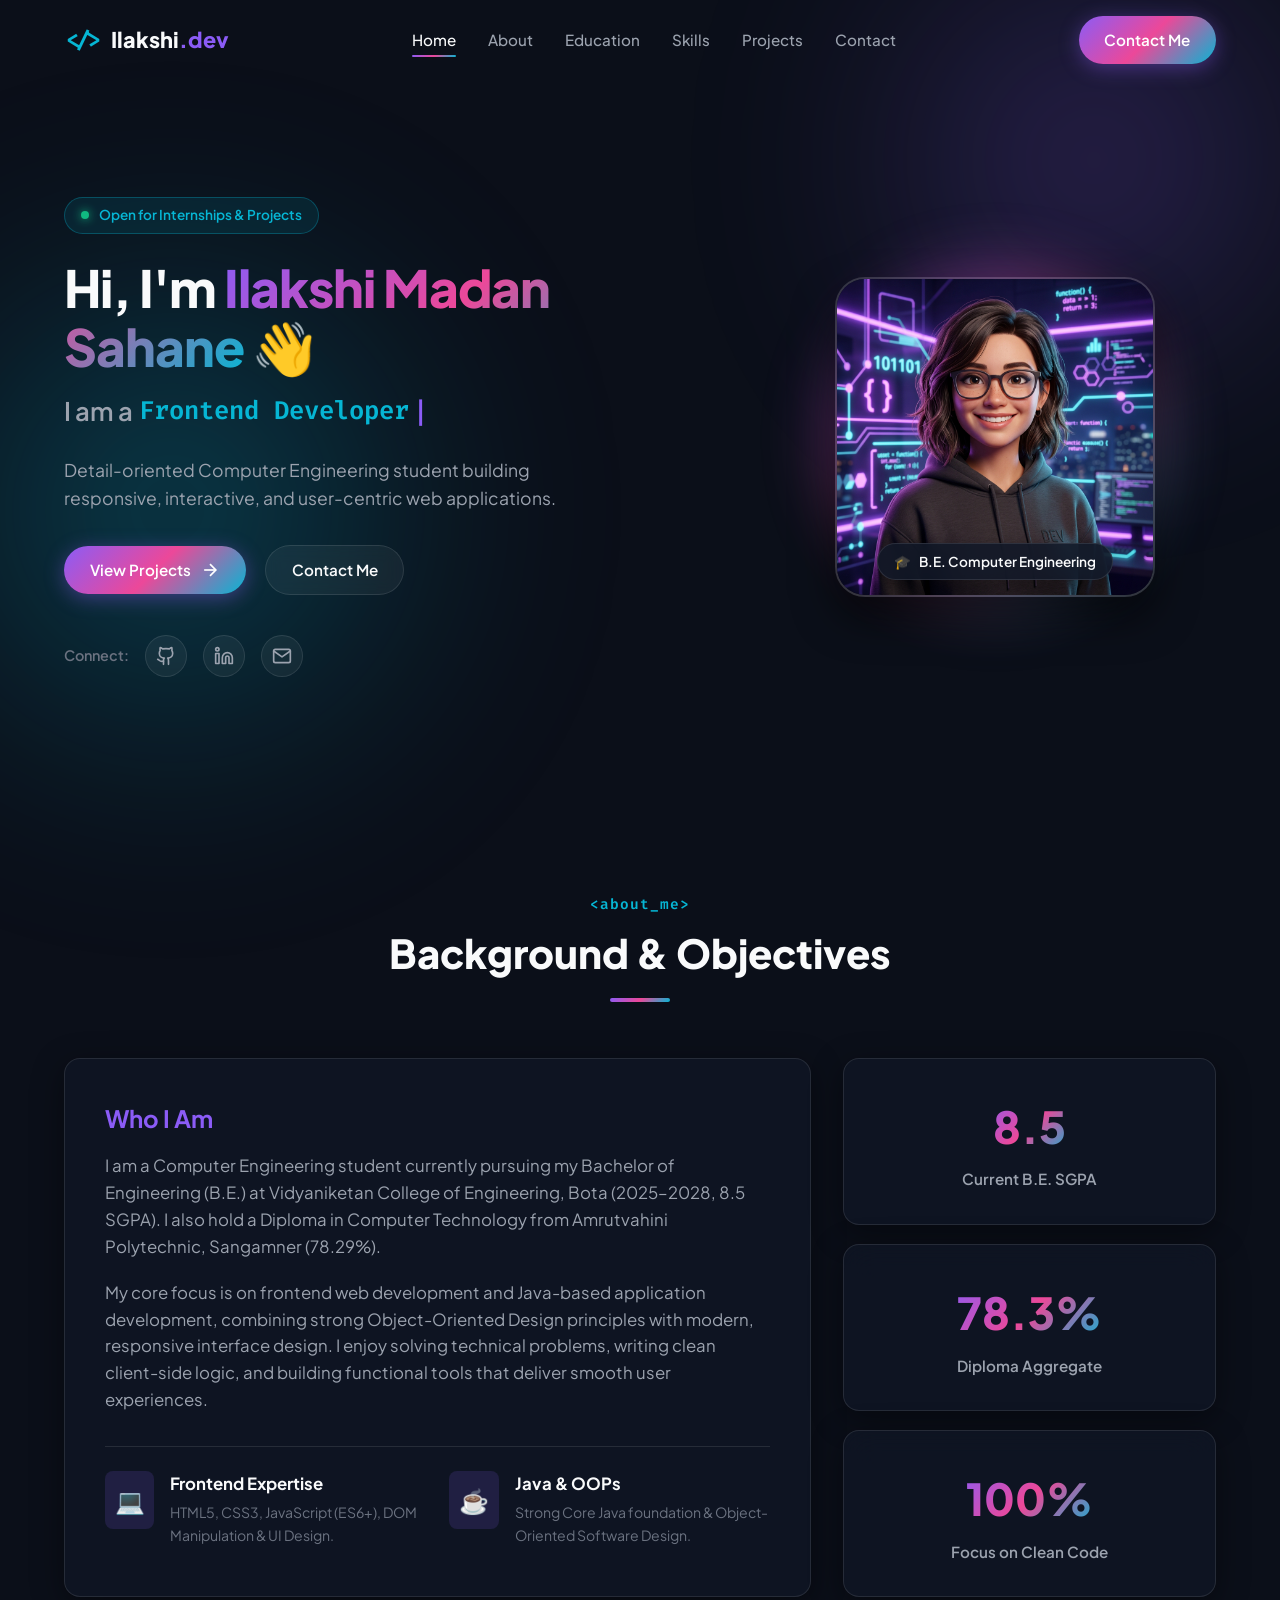
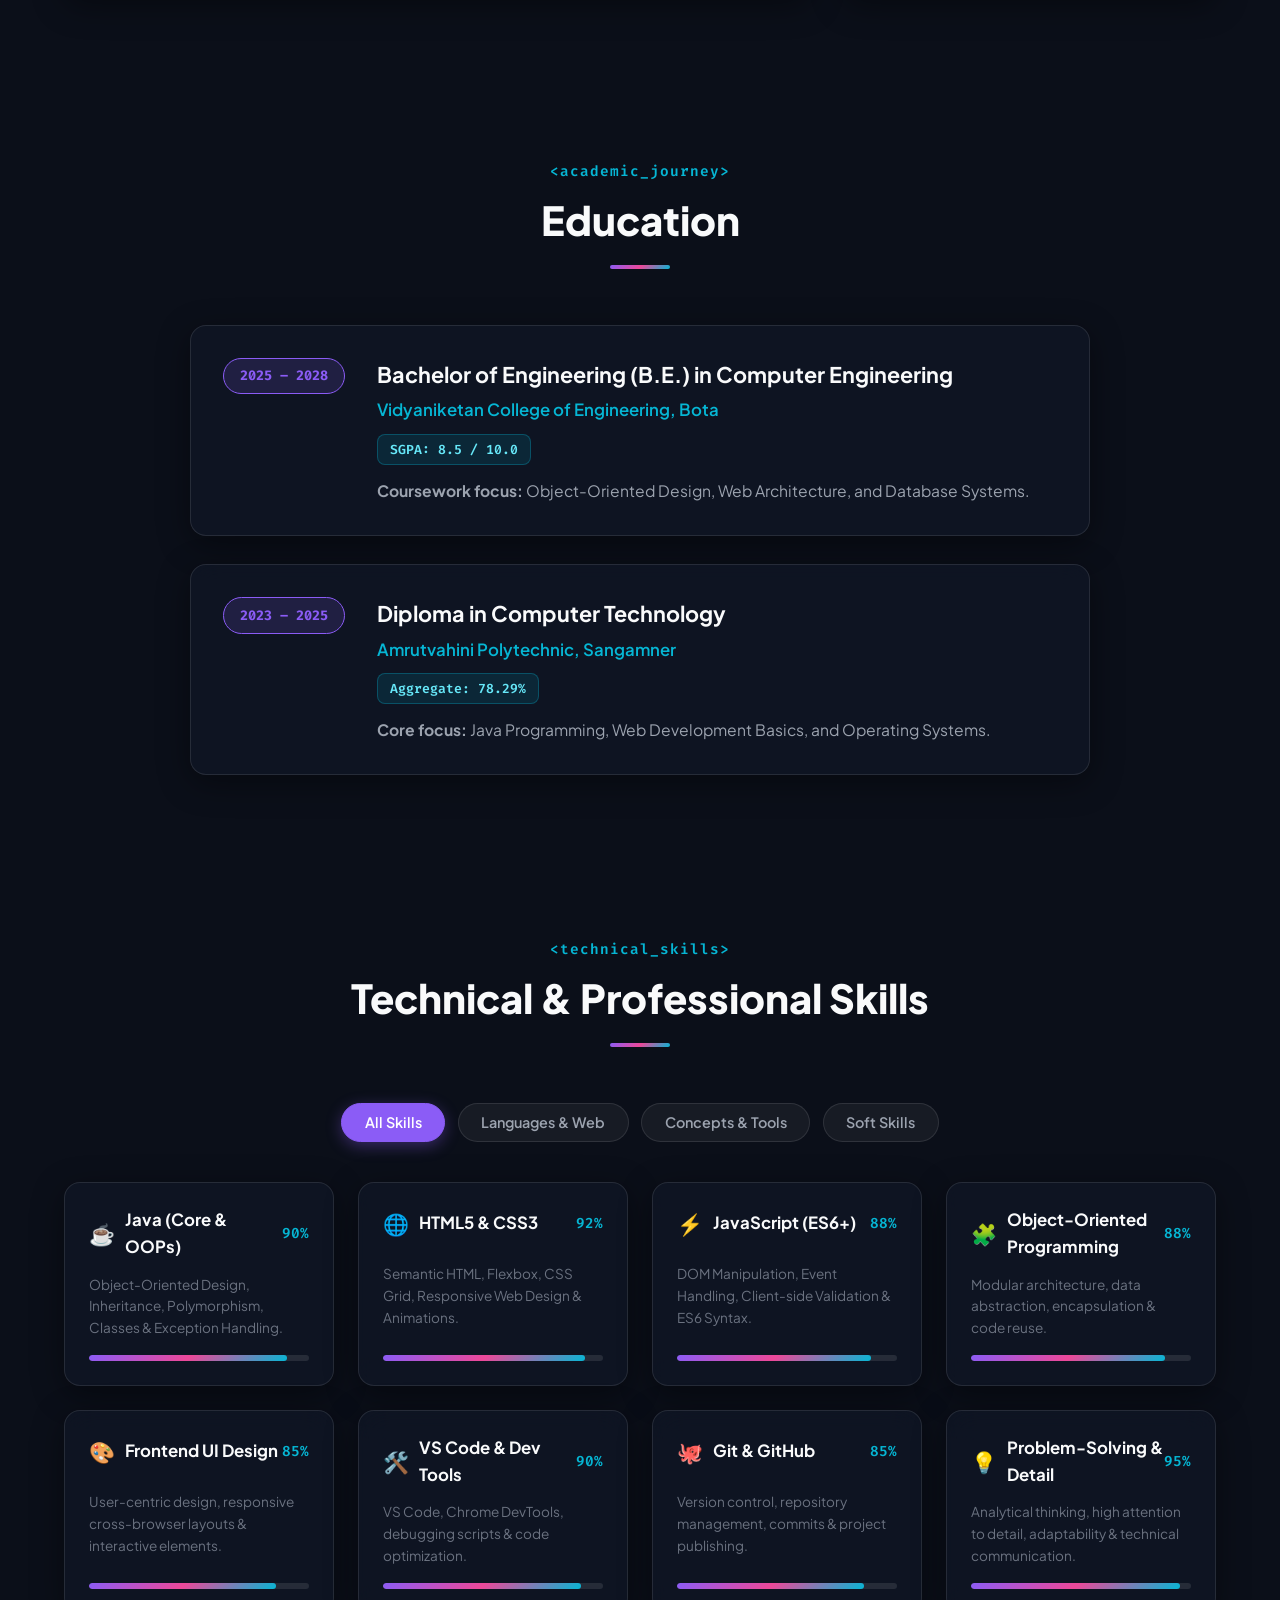
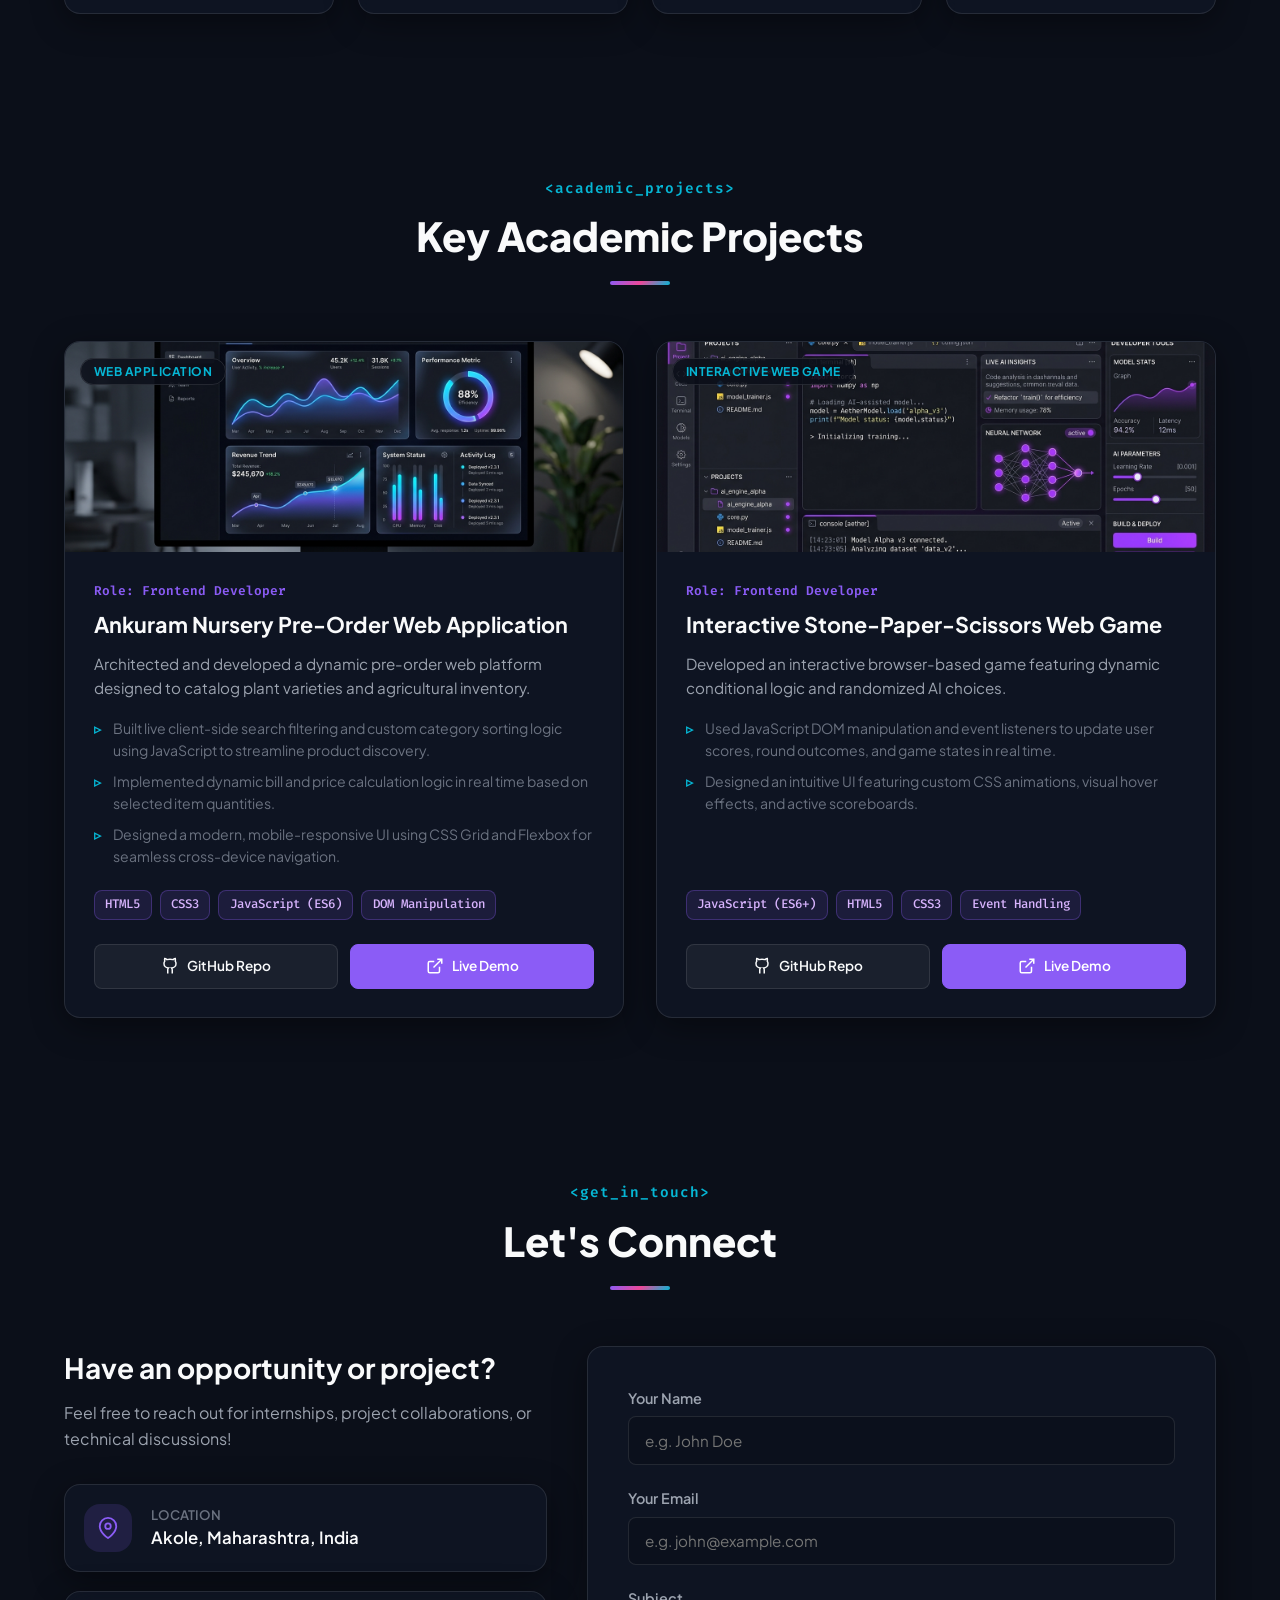
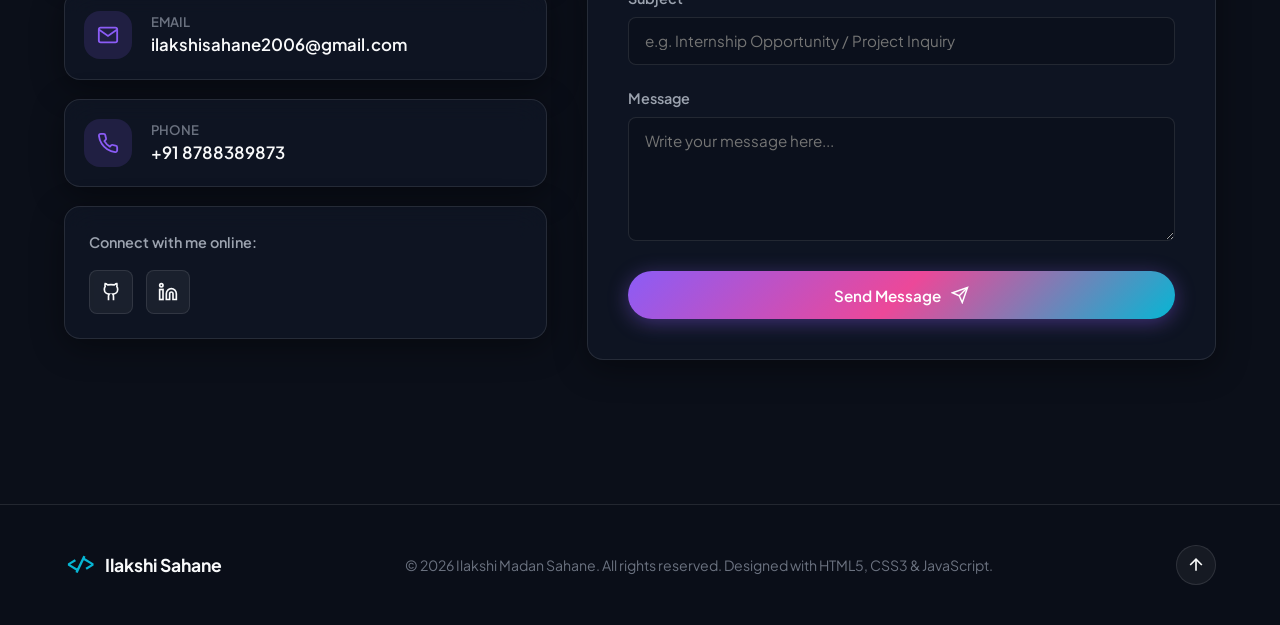
<file: WebDev-L1-PersonalPortfolio/index.html>
<!DOCTYPE html>
<html lang="en">
<head>
  <meta charset="UTF-8">
  <meta name="viewport" content="width=device-width, initial-scale=1.0">
  <meta name="description" content="Personal Portfolio & Digital Résumé of Ilakshi Madan Sahane — Frontend Developer | Java & Web Application Developer.">
  <title>Ilakshi Sahane | Frontend & Java Developer Portfolio</title>
  
  <link rel="preconnect" href="https://fonts.googleapis.com">
  <link rel="preconnect" href="https://fonts.gstatic.com" crossorigin>
  <link href="https://fonts.googleapis.com/css2?family=Fira+Code:wght@400;500;600&family=Plus+Jakarta+Sans:wght@300;400;500;600;700;800&display=swap" rel="stylesheet">
  
  <link rel="stylesheet" href="styles.css">
</head>
<body>

  <div class="bg-glow-orb bg-glow-1"></div>
  <div class="bg-glow-orb bg-glow-2"></div>

  <!-- Header & Navigation Bar -->
  <header class="main-header" id="main-header">
    <div class="header-container">
      <a href="#hero" class="nav-brand-logo" id="brand-logo">
        <span class="logo-symbol">&lt;/&gt;</span>
        <span class="logo-text">Ilakshi<span class="logo-highlight">.dev</span></span>
      </a>

      <nav class="desktop-navigation" id="desktop-nav">
        <ul class="nav-links-list">
          <li><a href="#hero" class="nav-item-link active-link" id="nav-hero">Home</a></li>
          <li><a href="#about" class="nav-item-link" id="nav-about">About</a></li>
          <li><a href="#education" class="nav-item-link" id="nav-education">Education</a></li>
          <li><a href="#skills" class="nav-item-link" id="nav-skills">Skills</a></li>
          <li><a href="#projects" class="nav-item-link" id="nav-projects">Projects</a></li>
          <li><a href="#contact" class="nav-item-link" id="nav-contact">Contact</a></li>
        </ul>
      </nav>

      
      <div class="header-actions">
        <a href="#contact" class="btn-primary header-cta-btn">Contact Me</a>
        <button class="mobile-menu-toggle" id="mobile-menu-toggle" aria-label="Toggle navigation menu">
          <span class="hamburger-bar"></span>
          <span class="hamburger-bar"></span>
          <span class="hamburger-bar"></span>
        </button>
      </div>
    </div>

   
    <div class="mobile-drawer-menu" id="mobile-drawer-menu">
      <ul class="mobile-nav-list">
        <li><a href="#hero" class="mobile-nav-link">Home</a></li>
        <li><a href="#about" class="mobile-nav-link">About</a></li>
        <li><a href="#education" class="mobile-nav-link">Education</a></li>
        <li><a href="#skills" class="mobile-nav-link">Skills</a></li>
        <li><a href="#projects" class="mobile-nav-link">Projects</a></li>
        <li><a href="#contact" class="mobile-nav-link">Contact</a></li>
      </ul>
    </div>
  </header>

  <main>
    <!-- Hero Section -->
    <section class="hero-section" id="hero">
      <div class="section-container hero-grid">
        <!-- Hero Text Content -->
        <div class="hero-text-content">
          <div class="status-badge-container">
            <span class="pulse-indicator"></span>
            <span class="status-badge-text">Open for Internships & Projects</span>
          </div>

          <h1 class="hero-main-title">
            Hi, I'm <span class="hero-name-gradient">Ilakshi Madan Sahane</span> 👋
          </h1>
          
          <h2 class="hero-role-subtitle">
            I am a <span class="typewriter-text" id="typewriter-target">Frontend Developer</span><span class="typewriter-cursor">|</span>
          </h2>

          <p class="hero-description">
            Detail-oriented Computer Engineering student building responsive, interactive, and user-centric web applications.
          </p>

          <div class="hero-cta-group">
            <a href="#projects" class="btn-primary">
              <span>View Projects</span>
              <svg width="20" height="20" viewBox="0 0 24 24" fill="none" stroke="currentColor" stroke-width="2"><line x1="5" y1="12" x2="19" y2="12"></line><polyline points="12 5 19 12 12 19"></polyline></svg>
            </a>
            <a href="#contact" class="btn-secondary">Contact Me</a>
          </div>

          <div class="hero-social-links">
            <span class="social-label">Connect:</span>
            <a href="https://github.com/llakshi-Sahane" target="_blank" rel="noopener" class="social-icon-btn" aria-label="GitHub Profile">
              <svg width="20" height="20" viewBox="0 0 24 24" fill="none" stroke="currentColor" stroke-width="2" stroke-linecap="round" stroke-linejoin="round"><path d="M15 22v-4a4.8 4.8 0 0 0-1-3.5c3 0 6-2 6-5.5.08-1.25-.27-2.48-1-3.5.28-1.15.28-2.35 0-3.5 0 0-1 0-3 1.5-2.64-.5-5.36-.5-8 0C6 2 5 2 5 2c-.3 1.15-.3 2.35 0 3.5A5.403 5.403 0 0 0 4 9c0 3.5 3 5.5 6 5.5-.39.49-.68 1.05-.85 1.65-.17.6-.22 1.23-.15 1.85v4"></path><path d="M9 18c-4.51 2-5-2-7-2"></path></svg>
            </a>
            <a href="https://linkedin.com/in/ilakshi-sahane-0864b72a0" target="_blank" rel="noopener" class="social-icon-btn" aria-label="LinkedIn Profile">
              <svg width="20" height="20" viewBox="0 0 24 24" fill="none" stroke="currentColor" stroke-width="2" stroke-linecap="round" stroke-linejoin="round"><path d="M16 8a6 6 0 0 1 6 6v7h-4v-7a2 2 0 0 0-2-2 2 2 0 0 0-2 2v7h-4v-7a6 6 0 0 1 6-6z"></path><rect x="2" y="9" width="4" height="12"></rect><circle cx="4" cy="4" r="2"></circle></svg>
            </a>
            <a href="mailto:ilakshisahane2006@gmail.com" class="social-icon-btn" aria-label="Send Email">
              <svg width="20" height="20" viewBox="0 0 24 24" fill="none" stroke="currentColor" stroke-width="2" stroke-linecap="round" stroke-linejoin="round"><path d="M4 4h16c1.1 0 2 .9 2 2v12c0 1.1-.9 2-2 2H4c-1.1 0-2-.9-2-2V6c0-1.1.9-2 2-2z"></path><polyline points="22,6 12,13 2,6"></polyline></svg>
            </a>
          </div>
        </div>

        <!-- Hero Avatar Display -->
        <div class="hero-avatar-wrapper">
          <div class="avatar-glow-ring"></div>
          <div class="avatar-card">
            <img src="assets/avatar.jpg" alt="Ilakshi Madan Sahane Profile Avatar" class="avatar-image" id="profile-avatar-img">
            <div class="avatar-card-badge">
              <span class="badge-icon">🎓</span>
              <span class="badge-text">B.E. Computer Engineering</span>
            </div>
          </div>
        </div>
      </div>
    </section>

    <!-- About Me Section -->
    <section class="about-section scroll-reveal" id="about">
      <div class="section-container">
        <div class="section-header">
          <span class="section-tag">&lt;about_me&gt;</span>
          <h2 class="section-title">Background & Objectives</h2>
          <div class="section-title-bar"></div>
        </div>

        <div class="about-grid">
          <div class="about-card-main glass-card">
            <h3 class="about-subtitle">Who I Am</h3>
            <p class="about-paragraph">
              I am a Computer Engineering student currently pursuing my Bachelor of Engineering (B.E.) at Vidyaniketan College of Engineering, Bota (2025–2028, 8.5 SGPA). I also hold a Diploma in Computer Technology from Amrutvahini Polytechnic, Sangamner (78.29%).
            </p>
            <p class="about-paragraph">
              My core focus is on frontend web development and Java-based application development, combining strong Object-Oriented Design principles with modern, responsive interface design. I enjoy solving technical problems, writing clean client-side logic, and building functional tools that deliver smooth user experiences.
            </p>

            <div class="about-key-highlights">
              <div class="highlight-item">
                <span class="highlight-icon">💻</span>
                <div>
                  <h4>Frontend Expertise</h4>
                  <p>HTML5, CSS3, JavaScript (ES6+), DOM Manipulation & UI Design.</p>
                </div>
              </div>
              <div class="highlight-item">
                <span class="highlight-icon">☕</span>
                <div>
                  <h4>Java & OOPs</h4>
                  <p>Strong Core Java foundation & Object-Oriented Software Design.</p>
                </div>
              </div>
            </div>
          </div>

          <!-- Quick Stats & Facts -->
          <div class="about-stats-column">
            <div class="stat-box glass-card">
              <span class="stat-number">8.5</span>
              <span class="stat-label">Current B.E. SGPA</span>
            </div>
            <div class="stat-box glass-card">
              <span class="stat-number">78.3%</span>
              <span class="stat-label">Diploma Aggregate</span>
            </div>
            <div class="stat-box glass-card">
              <span class="stat-number">100%</span>
              <span class="stat-label">Focus on Clean Code</span>
            </div>
          </div>
        </div>
      </div>
    </section>

    <!-- Education Section -->
    <section class="education-section scroll-reveal" id="education">
      <div class="section-container">
        <div class="section-header">
          <span class="section-tag">&lt;academic_journey&gt;</span>
          <h2 class="section-title">Education</h2>
          <div class="section-title-bar"></div>
        </div>

        <div class="education-timeline">
          
          <!-- Education Card 1 -->
          <div class="education-card glass-card">
            <div class="edu-badge">2025 – 2028</div>
            <div class="edu-content">
              <h3 class="edu-degree">Bachelor of Engineering (B.E.) in Computer Engineering</h3>
              <h4 class="edu-institution">Vidyaniketan College of Engineering, Bota</h4>
              <div class="edu-score-chip">SGPA: 8.5 / 10.0</div>
              <p class="edu-description">
                <strong>Coursework focus:</strong> Object-Oriented Design, Web Architecture, and Database Systems.
              </p>
            </div>
          </div>

          <!-- Education Card 2 -->
          <div class="education-card glass-card">
            <div class="edu-badge">2023 – 2025</div>
            <div class="edu-content">
              <h3 class="edu-degree">Diploma in Computer Technology</h3>
              <h4 class="edu-institution">Amrutvahini Polytechnic, Sangamner</h4>
              <div class="edu-score-chip">Aggregate: 78.29%</div>
              <p class="edu-description">
                <strong>Core focus:</strong> Java Programming, Web Development Basics, and Operating Systems.
              </p>
            </div>
          </div>

        </div>
      </div>
    </section>

    <!-- Skills Section -->
    <section class="skills-section scroll-reveal" id="skills">
      <div class="section-container">
        <div class="section-header">
          <span class="section-tag">&lt;technical_skills&gt;</span>
          <h2 class="section-title">Technical & Professional Skills</h2>
          <div class="section-title-bar"></div>
        </div>

        
        <div class="skills-filter-container">
          <button class="filter-tab-btn active-tab" data-filter="all">All Skills</button>
          <button class="filter-tab-btn" data-filter="languages">Languages & Web</button>
          <button class="filter-tab-btn" data-filter="concepts">Concepts & Tools</button>
          <button class="filter-tab-btn" data-filter="softskills">Soft Skills</button>
        </div>

        
        <div class="skills-grid" id="skills-grid">
          
          
          <div class="skill-card glass-card" data-category="languages">
            <div class="skill-header">
              <div class="skill-title-group">
                <span class="skill-tech-icon">☕</span>
                <h3 class="skill-name">Java (Core & OOPs)</h3>
              </div>
              <span class="skill-percentage">90%</span>
            </div>
            <p class="skill-desc">Object-Oriented Design, Inheritance, Polymorphism, Classes & Exception Handling.</p>
            <div class="skill-progress-bar">
              <div class="progress-fill" style="width: 90%;"></div>
            </div>
          </div>

          <div class="skill-card glass-card" data-category="languages">
            <div class="skill-header">
              <div class="skill-title-group">
                <span class="skill-tech-icon">🌐</span>
                <h3 class="skill-name">HTML5 & CSS3</h3>
              </div>
              <span class="skill-percentage">92%</span>
            </div>
            <p class="skill-desc">Semantic HTML, Flexbox, CSS Grid, Responsive Web Design & Animations.</p>
            <div class="skill-progress-bar">
              <div class="progress-fill" style="width: 92%;"></div>
            </div>
          </div>

          <div class="skill-card glass-card" data-category="languages">
            <div class="skill-header">
              <div class="skill-title-group">
                <span class="skill-tech-icon">⚡</span>
                <h3 class="skill-name">JavaScript (ES6+)</h3>
              </div>
              <span class="skill-percentage">88%</span>
            </div>
            <p class="skill-desc">DOM Manipulation, Event Handling, Client-side Validation & ES6 Syntax.</p>
            <div class="skill-progress-bar">
              <div class="progress-fill" style="width: 88%;"></div>
            </div>
          </div>

          
          <div class="skill-card glass-card" data-category="concepts">
            <div class="skill-header">
              <div class="skill-title-group">
                <span class="skill-tech-icon">🧩</span>
                <h3 class="skill-name">Object-Oriented Programming</h3>
              </div>
              <span class="skill-percentage">88%</span>
            </div>
            <p class="skill-desc">Modular architecture, data abstraction, encapsulation & code reuse.</p>
            <div class="skill-progress-bar">
              <div class="progress-fill" style="width: 88%;"></div>
            </div>
          </div>

          <div class="skill-card glass-card" data-category="concepts">
            <div class="skill-header">
              <div class="skill-title-group">
                <span class="skill-tech-icon">🎨</span>
                <h3 class="skill-name">Frontend UI Design</h3>
              </div>
              <span class="skill-percentage">85%</span>
            </div>
            <p class="skill-desc">User-centric design, responsive cross-browser layouts & interactive elements.</p>
            <div class="skill-progress-bar">
              <div class="progress-fill" style="width: 85%;"></div>
            </div>
          </div>

          
          <div class="skill-card glass-card" data-category="concepts">
            <div class="skill-header">
              <div class="skill-title-group">
                <span class="skill-tech-icon">🛠️</span>
                <h3 class="skill-name">VS Code & Dev Tools</h3>
              </div>
              <span class="skill-percentage">90%</span>
            </div>
            <p class="skill-desc">VS Code, Chrome DevTools, debugging scripts & code optimization.</p>
            <div class="skill-progress-bar">
              <div class="progress-fill" style="width: 90%;"></div>
            </div>
          </div>

          <div class="skill-card glass-card" data-category="concepts">
            <div class="skill-header">
              <div class="skill-title-group">
                <span class="skill-tech-icon">🐙</span>
                <h3 class="skill-name">Git & GitHub</h3>
              </div>
              <span class="skill-percentage">85%</span>
            </div>
            <p class="skill-desc">Version control, repository management, commits & project publishing.</p>
            <div class="skill-progress-bar">
              <div class="progress-fill" style="width: 85%;"></div>
            </div>
          </div>

          <!-- Soft Skills -->
          <div class="skill-card glass-card" data-category="softskills">
            <div class="skill-header">
              <div class="skill-title-group">
                <span class="skill-tech-icon">💡</span>
                <h3 class="skill-name">Problem-Solving & Detail</h3>
              </div>
              <span class="skill-percentage">95%</span>
            </div>
            <p class="skill-desc">Analytical thinking, high attention to detail, adaptability & technical communication.</p>
            <div class="skill-progress-bar">
              <div class="progress-fill" style="width: 95%;"></div>
            </div>
          </div>

        </div>
      </div>
    </section>

    <!-- Key Academic Projects Section -->
    <section class="projects-section scroll-reveal" id="projects">
      <div class="section-container">
        <div class="section-header">
          <span class="section-tag">&lt;academic_projects&gt;</span>
          <h2 class="section-title">Key Academic Projects</h2>
          <div class="section-title-bar"></div>
        </div>

        <div class="projects-grid" id="projects-grid">
          
          <!-- Project Card 1 -->
          <article class="project-card glass-card">
            <div class="project-image-container">
              <img src="assets/project1.jpg" alt="Ankuram Nursery Pre-Order Web Application Preview" class="project-image">
              <div class="project-overlay">
                <span class="project-category-badge">Web Application</span>
              </div>
            </div>

            <div class="project-content">
              <div class="project-role-tag">Role: Frontend Developer</div>
              <h3 class="project-title">Ankuram Nursery Pre-Order Web Application</h3>
              <p class="project-description">
                Architected and developed a dynamic pre-order web platform designed to catalog plant varieties and agricultural inventory.
              </p>

              <ul class="project-feature-bullets">
                <li>Built live client-side search filtering and custom category sorting logic using JavaScript to streamline product discovery.</li>
                <li>Implemented dynamic bill and price calculation logic in real time based on selected item quantities.</li>
                <li>Designed a modern, mobile-responsive UI using CSS Grid and Flexbox for seamless cross-device navigation.</li>
              </ul>

              <div class="project-tech-tags">
                <span class="tech-tag">HTML5</span>
                <span class="tech-tag">CSS3</span>
                <span class="tech-tag">JavaScript (ES6)</span>
                <span class="tech-tag">DOM Manipulation</span>
              </div>

              <div class="project-actions">
                <a href="https://github.com/llakshi-Sahane" target="_blank" rel="noopener" class="project-btn btn-code">
                  <svg width="18" height="18" viewBox="0 0 24 24" fill="none" stroke="currentColor" stroke-width="2"><path d="M15 22v-4a4.8 4.8 0 0 0-1-3.5c3 0 6-2 6-5.5.08-1.25-.27-2.48-1-3.5.28-1.15.28-2.35 0-3.5 0 0-1 0-3 1.5-2.64-.5-5.36-.5-8 0C6 2 5 2 5 2c-.3 1.15-.3 2.35 0 3.5A5.403 5.403 0 0 0 4 9c0 3.5 3 5.5 6 5.5-.39.49-.68 1.05-.85 1.65-.17.6-.22 1.23-.15 1.85v4"></path></svg>
                  <span>GitHub Repo</span>
                </a>
                <a href="https://github.com/llakshi-Sahane" target="_blank" rel="noopener" class="project-btn btn-demo">
                  <svg width="18" height="18" viewBox="0 0 24 24" fill="none" stroke="currentColor" stroke-width="2"><path d="M18 13v6a2 2 0 0 1-2 2H5a2 2 0 0 1-2-2V8a2 2 0 0 1 2-2h6"></path><polyline points="15 3 21 3 21 9"></polyline><line x1="10" y1="14" x2="21" y2="3"></line></svg>
                  <span>Live Demo</span>
                </a>
              </div>
            </div>
          </article>

          <!-- Project Card 2 -->
          <article class="project-card glass-card">
            <div class="project-image-container">
              <img src="assets/project2.jpg" alt="Interactive Stone-Paper-Scissors Web Game Preview" class="project-image">
              <div class="project-overlay">
                <span class="project-category-badge">Interactive Web Game</span>
              </div>
            </div>

            <div class="project-content">
              <div class="project-role-tag">Role: Frontend Developer</div>
              <h3 class="project-title">Interactive Stone-Paper-Scissors Web Game</h3>
              <p class="project-description">
                Developed an interactive browser-based game featuring dynamic conditional logic and randomized AI choices.
              </p>

              <ul class="project-feature-bullets">
                <li>Used JavaScript DOM manipulation and event listeners to update user scores, round outcomes, and game states in real time.</li>
                <li>Designed an intuitive UI featuring custom CSS animations, visual hover effects, and active scoreboards.</li>
              </ul>

              <div class="project-tech-tags">
                <span class="tech-tag">JavaScript (ES6+)</span>
                <span class="tech-tag">HTML5</span>
                <span class="tech-tag">CSS3</span>
                <span class="tech-tag">Event Handling</span>
              </div>

              <div class="project-actions">
                <a href="https://github.com/llakshi-Sahane" target="_blank" rel="noopener" class="project-btn btn-code">
                  <svg width="18" height="18" viewBox="0 0 24 24" fill="none" stroke="currentColor" stroke-width="2"><path d="M15 22v-4a4.8 4.8 0 0 0-1-3.5c3 0 6-2 6-5.5.08-1.25-.27-2.48-1-3.5.28-1.15.28-2.35 0-3.5 0 0-1 0-3 1.5-2.64-.5-5.36-.5-8 0C6 2 5 2 5 2c-.3 1.15-.3 2.35 0 3.5A5.403 5.403 0 0 0 4 9c0 3.5 3 5.5 6 5.5-.39.49-.68 1.05-.85 1.65-.17.6-.22 1.23-.15 1.85v4"></path></svg>
                  <span>GitHub Repo</span>
                </a>
                <a href="https://github.com/llakshi-Sahane" target="_blank" rel="noopener" class="project-btn btn-demo">
                  <svg width="18" height="18" viewBox="0 0 24 24" fill="none" stroke="currentColor" stroke-width="2"><path d="M18 13v6a2 2 0 0 1-2 2H5a2 2 0 0 1-2-2V8a2 2 0 0 1 2-2h6"></path><polyline points="15 3 21 3 21 9"></polyline><line x1="10" y1="14" x2="21" y2="3"></line></svg>
                  <span>Live Demo</span>
                </a>
              </div>
            </div>
          </article>

        </div>
      </div>
    </section>

    <!-- Contact Section -->
    <section class="contact-section scroll-reveal" id="contact">
      <div class="section-container">
        <div class="section-header">
          <span class="section-tag">&lt;get_in_touch&gt;</span>
          <h2 class="section-title">Let's Connect</h2>
          <div class="section-title-bar"></div>
        </div>

        <div class="contact-grid">
          <div class="contact-info-column">
            <h3 class="contact-info-title">Have an opportunity or project?</h3>
            <p class="contact-info-subtitle">
              Feel free to reach out for internships, project collaborations, or technical discussions!
            </p>

            <!-- Location -->
            <div class="contact-detail-card glass-card">
              <div class="contact-icon-wrapper">
                <svg width="22" height="22" viewBox="0 0 24 24" fill="none" stroke="currentColor" stroke-width="2"><path d="M21 10c0 7-9 13-9 13s-9-6-9-13a9 9 0 0 1 18 0z"></path><circle cx="12" cy="10" r="3"></circle></svg>
              </div>
              <div>
                <span class="detail-label">Location</span>
                <span class="detail-value">Akole, Maharashtra, India</span>
              </div>
            </div>

            <div class="contact-detail-card glass-card">
              <div class="contact-icon-wrapper">
                <svg width="22" height="22" viewBox="0 0 24 24" fill="none" stroke="currentColor" stroke-width="2"><path d="M4 4h16c1.1 0 2 .9 2 2v12c0 1.1-.9 2-2 2H4c-1.1 0-2-.9-2-2V6c0-1.1.9-2 2-2z"></path><polyline points="22,6 12,13 2,6"></polyline></svg>
              </div>
              <div>
                <span class="detail-label">Email</span>
                <a href="mailto:ilakshisahane2006@gmail.com" class="detail-value">ilakshisahane2006@gmail.com</a>
              </div>
            </div>

            <!-- Phone -->
            <div class="contact-detail-card glass-card">
              <div class="contact-icon-wrapper">
                <svg width="22" height="22" viewBox="0 0 24 24" fill="none" stroke="currentColor" stroke-width="2"><path d="M22 16.92v3a2 2 0 0 1-2.18 2 19.79 19.79 0 0 1-8.63-3.07 19.5 19.5 0 0 1-6-6 19.79 19.79 0 0 1-3.07-8.67A2 2 0 0 1 4.11 2h3a2 2 0 0 1 2 1.72 12.84 12.84 0 0 0 .7 2.81 2 2 0 0 1-.45 2.11L8.09 9.91a16 16 0 0 0 6 6l1.27-1.27a2 2 0 0 1 2.11-.45 12.84 12.84 0 0 0 2.81.7A2 2 0 0 1 22 16.92z"></path></svg>
              </div>
              <div>
                <span class="detail-label">Phone</span>
                <a href="tel:+918788389873" class="detail-value">+91 8788389873</a>
              </div>
            </div>

            <!-- Social Links Panel -->
            <div class="contact-social-panel glass-card">
              <span class="social-panel-title">Connect with me online:</span>
              <div class="social-icons-row">
                <a href="https://github.com/llakshi-Sahane" target="_blank" rel="noopener" class="contact-social-btn" title="GitHub">
                  <svg width="20" height="20" viewBox="0 0 24 24" fill="none" stroke="currentColor" stroke-width="2"><path d="M15 22v-4a4.8 4.8 0 0 0-1-3.5c3 0 6-2 6-5.5.08-1.25-.27-2.48-1-3.5.28-1.15.28-2.35 0-3.5 0 0-1 0-3 1.5-2.64-.5-5.36-.5-8 0C6 2 5 2 5 2c-.3 1.15-.3 2.35 0 3.5A5.403 5.403 0 0 0 4 9c0 3.5 3 5.5 6 5.5-.39.49-.68 1.05-.85 1.65-.17.6-.22 1.23-.15 1.85v4"></path></svg>
                </a>
                <a href="https://linkedin.com/in/ilakshi-sahane-0864b72a0" target="_blank" rel="noopener" class="contact-social-btn" title="LinkedIn">
                  <svg width="20" height="20" viewBox="0 0 24 24" fill="none" stroke="currentColor" stroke-width="2"><path d="M16 8a6 6 0 0 1 6 6v7h-4v-7a2 2 0 0 0-2-2 2 2 0 0 0-2 2v7h-4v-7a6 6 0 0 1 6-6z"></path><rect x="2" y="9" width="4" height="12"></rect><circle cx="4" cy="4" r="2"></circle></svg>
                </a>
              </div>
            </div>
          </div>

          <!-- Interactive Contact Form -->
          <div class="contact-form-wrapper glass-card">
            <form id="contact-form" class="contact-form" action="#" method="POST">
              <div class="form-group">
                <label for="contact-name" class="form-label">Your Name</label>
                <input type="text" id="contact-name" name="name" class="form-input" placeholder="e.g. John Doe" required>
              </div>

              <div class="form-group">
                <label for="contact-email" class="form-label">Your Email</label>
                <input type="email" id="contact-email" name="email" class="form-input" placeholder="e.g. john@example.com" required>
              </div>

              <div class="form-group">
                <label for="contact-subject" class="form-label">Subject</label>
                <input type="text" id="contact-subject" name="subject" class="form-input" placeholder="e.g. Internship Opportunity / Project Inquiry" required>
              </div>

              <div class="form-group">
                <label for="contact-message" class="form-label">Message</label>
                <textarea id="contact-message" name="message" rows="5" class="form-input form-textarea" placeholder="Write your message here..." required></textarea>
              </div>

              <button type="submit" class="btn-primary form-submit-btn" id="contact-submit-btn">
                <span>Send Message</span>
                <svg width="18" height="18" viewBox="0 0 24 24" fill="none" stroke="currentColor" stroke-width="2"><line x1="22" y1="2" x2="11" y2="13"></line><polygon points="22 2 15 22 11 13 2 9 22 2"></polygon></svg>
              </button>
            </form>
            <div id="form-response-toast" class="form-toast hidden">
              <span class="toast-icon">✅</span>
              <span class="toast-message">Thank you, Ilakshi has received your message!</span>
            </div>
          </div>
        </div>
      </div>
    </section>
  </main>

  <!-- Footer -->
  <footer class="main-footer">
    <div class="footer-container">
      <div class="footer-brand">
        <span class="logo-symbol">&lt;/&gt;</span>
        <span>Ilakshi Sahane</span>
      </div>
      <p class="footer-copyright">
        &copy; 2026 Ilakshi Madan Sahane. All rights reserved. Designed with HTML5, CSS3 & JavaScript.
      </p>
      <a href="#hero" class="back-to-top-btn" aria-label="Scroll back to top">
        <svg width="20" height="20" viewBox="0 0 24 24" fill="none" stroke="currentColor" stroke-width="2"><line x1="12" y1="19" x2="12" y2="5"></line><polyline points="5 12 12 5 19 12"></polyline></svg>
      </a>
    </div>
  </footer>

  <script src="script.js"></script>
</body>
</html>
</file>
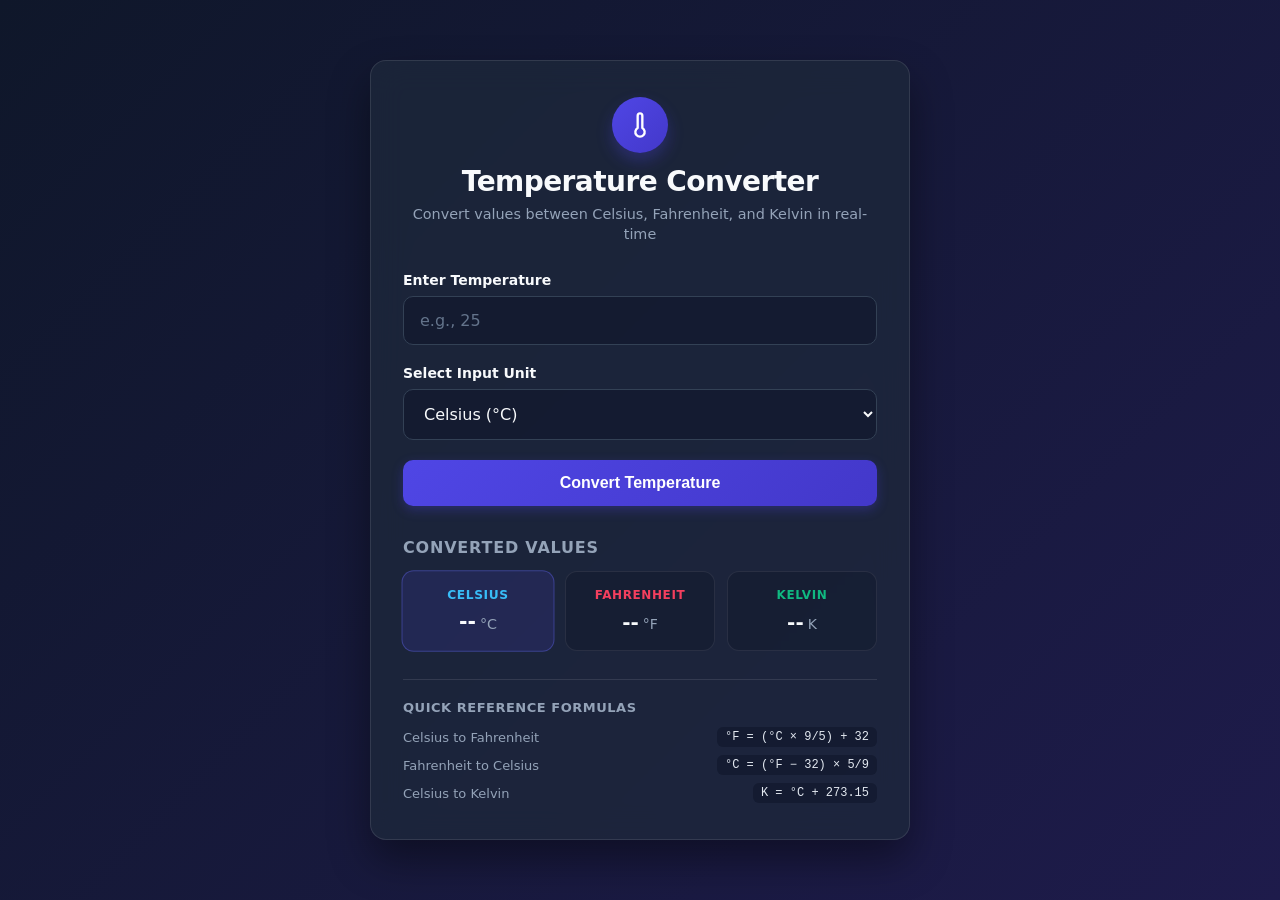
<file: WebDev-L1-TemperatureConverter/index.html>
<!DOCTYPE html>
<html lang="en">
<head>
    <meta charset="UTF-8">
    <meta name="viewport" content="width=device-width, initial-scale=1.0">
    <title>Temperature Converter</title>
    <link rel="stylesheet" href="styles.css">
</head>
<body>
    <main class="page-container">
        <section class="temperature-converter-card">
            <header class="converter-header">
                <div class="header-icon-badge">
                    <svg xmlns="http://www.w3.org/2000/svg" width="28" height="28" viewBox="0 0 24 24" fill="none" stroke="currentColor" stroke-width="2" stroke-linecap="round" stroke-linejoin="round">
                        <path d="M14 4v10.54a4 4 0 1 1-4 0V4a2 2 0 0 1 4 0Z"></path>
                    </svg>
                </div>
                <h1 class="converter-title">Temperature Converter</h1>
                <p class="converter-subtitle">Convert values between Celsius, Fahrenheit, and Kelvin in real-time</p>
            </header>

            <form class="converter-form" id="temperature-form" onsubmit="return false;">
                <!-- Temperature Input Group -->
                <div class="input-group">
                    <label for="temperature-input" class="input-label">Enter Temperature</label>
                    <div class="input-wrapper">
                        <input 
                            type="number" 
                            id="temperature-input" 
                            class="temperature-input-field" 
                            placeholder="e.g., 25" 
                            step="any"
                            aria-describedby="error-message-text"
                            autocomplete="off"
                        >
                    </div>
                </div>

                <!-- Unit Selector Group -->
                <div class="input-group">
                    <label for="unit-select" class="input-label">Select Input Unit</label>
                    <select id="unit-select" class="unit-selector-dropdown">
                        <option value="celsius">Celsius (°C)</option>
                        <option value="fahrenheit">Fahrenheit (°F)</option>
                        <option value="kelvin">Kelvin (K)</option>
                    </select>
                </div>

                <!-- Error Message Banner -->
                <div id="error-container" class="error-message-container hidden" role="alert">
                    <svg class="error-icon" xmlns="http://www.w3.org/2000/svg" width="20" height="20" viewBox="0 0 24 24" fill="none" stroke="currentColor" stroke-width="2" stroke-linecap="round" stroke-linejoin="round">
                        <circle cx="12" cy="12" r="10"></circle>
                        <line x1="12" y1="8" x2="12" y2="12"></line>
                        <line x1="12" y1="16" x2="12.01" y2="16"></line>
                    </svg>
                    <span id="error-message-text" class="error-message-text"></span>
                </div>

                <button type="button" id="convert-button" class="convert-button">
                    <span>Convert Temperature</span>
                </button>
            </form>

            <!-- Results Section -->
            <section class="results-section">
                <h2 class="results-heading">Converted Values</h2>
                <div class="results-grid">
                    <!-- Celsius Card -->
                    <div class="result-card celsius-card" id="result-card-celsius">
                        <span class="result-unit-label">Celsius</span>
                        <div class="result-value-wrapper">
                            <span id="result-celsius" class="result-value">--</span>
                            <span class="result-symbol">°C</span>
                        </div>
                    </div>

                    <!-- Fahrenheit Card -->
                    <div class="result-card fahrenheit-card" id="result-card-fahrenheit">
                        <span class="result-unit-label">Fahrenheit</span>
                        <div class="result-value-wrapper">
                            <span id="result-fahrenheit" class="result-value">--</span>
                            <span class="result-symbol">°F</span>
                        </div>
                    </div>

                    <!-- Kelvin Card -->
                    <div class="result-card kelvin-card" id="result-card-kelvin">
                        <span class="result-unit-label">Kelvin</span>
                        <div class="result-value-wrapper">
                            <span id="result-kelvin" class="result-value">--</span>
                            <span class="result-symbol">K</span>
                        </div>
                    </div>
                </div>
            </section>

            <!-- Formula Guide Section -->
            <footer class="formula-section">
                <h3 class="formula-title">Quick Reference Formulas</h3>
                <div class="formula-list">
                    <div class="formula-item">
                        <span class="formula-name">Celsius to Fahrenheit</span>
                        <code class="formula-code">°F = (°C × 9/5) + 32</code>
                    </div>
                    <div class="formula-item">
                        <span class="formula-name">Fahrenheit to Celsius</span>
                        <code class="formula-code">°C = (°F − 32) × 5/9</code>
                    </div>
                    <div class="formula-item">
                        <span class="formula-name">Celsius to Kelvin</span>
                        <code class="formula-code">K = °C + 273.15</code>
                    </div>
                </div>
            </footer>
        </section>
    </main>

    <script src="script.js"></script>
</body>
</html>
</file>
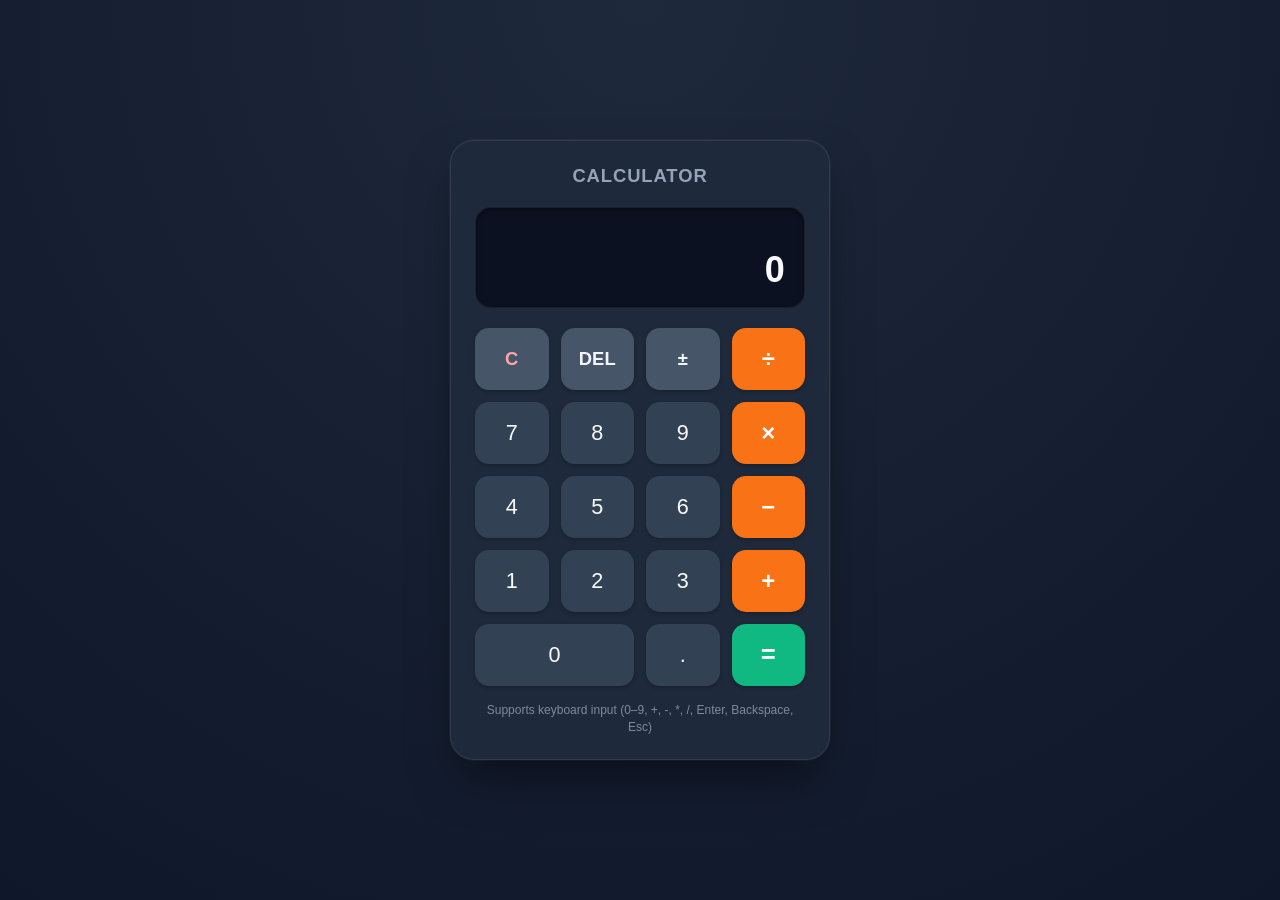
<file: WebDev-L2-Calculater/index.html>
<!DOCTYPE html>
<html lang="en">
<head>
  <meta charset="UTF-8">
  <meta name="viewport" content="width=device-width, initial-scale=1.0">
  <title>Modern Web Calculator</title>
  <link rel="stylesheet" href="styles.css">
</head>
<body>
  <main class="calculator-app">
    <div class="calculator-card">
      <header class="calculator-header">
        <h1 class="calculator-title">Calculator</h1>
      </header>

      <!-- Calculator Display Screen -->
      <section class="calculator-screen" aria-label="Calculator display" aria-live="polite">
        <div class="previous-operand" id="previousOperand" aria-label="Previous expression"></div>
        <div class="current-operand" id="currentOperand" aria-label="Current input">0</div>
      </section>

      <!-- Calculator Button Grid -->
      <section class="calculator-keypad" aria-label="Calculator keypad">
        <button type="button" class="calculator-button action-button clear-button" data-action="clear" aria-label="Clear display">C</button>
        <button type="button" class="calculator-button action-button delete-button" data-action="delete" aria-label="Delete last character">DEL</button>
        <button type="button" class="calculator-button action-button toggle-sign-button" data-action="toggle-sign" aria-label="Toggle sign">±</button>
        <button type="button" class="calculator-button operator-button" data-operator="÷" aria-label="Divide">÷</button>

        <button type="button" class="calculator-button number-button" data-number="7">7</button>
        <button type="button" class="calculator-button number-button" data-number="8">8</button>
        <button type="button" class="calculator-button number-button" data-number="9">9</button>
        <button type="button" class="calculator-button operator-button" data-operator="×" aria-label="Multiply">×</button>

        <button type="button" class="calculator-button number-button" data-number="4">4</button>
        <button type="button" class="calculator-button number-button" data-number="5">5</button>
        <button type="button" class="calculator-button number-button" data-number="6">6</button>
        <button type="button" class="calculator-button operator-button" data-operator="−" aria-label="Subtract">−</button>

        <button type="button" class="calculator-button number-button" data-number="1">1</button>
        <button type="button" class="calculator-button number-button" data-number="2">2</button>
        <button type="button" class="calculator-button number-button" data-number="3">3</button>
        <button type="button" class="calculator-button operator-button" data-operator="+" aria-label="Add">+</button>

        <button type="button" class="calculator-button number-button zero-button" data-number="0">0</button>
        <button type="button" class="calculator-button number-button decimal-button" data-action="decimal">.</button>
        <button type="button" class="calculator-button equals-button" data-action="calculate" aria-label="Equals">=</button>
      </section>

      <footer class="calculator-footer">
        <p class="helper-text">Supports keyboard input (0–9, +, -, *, /, Enter, Backspace, Esc)</p>
      </footer>
    </div>
  </main>

  <script src="script.js" defer></script>
</body>
</html>
</file>
<file: WebDev-L1-PersonalPortfolio/styles.css>
:root {
  --bg-primary: #0b0f19;
  --bg-secondary: #111827;
  --bg-card: rgba(17, 24, 39, 0.7);
  --bg-card-hover: rgba(31, 41, 55, 0.85);
  
  --accent-gradient: linear-gradient(135deg, #8b5cf6 0%, #ec4899 50%, #06b6d4 100%);
  --accent-purple: #8b5cf6;
  --accent-pink: #ec4899;
  --accent-cyan: #06b6d4;
  --accent-glow: rgba(139, 92, 246, 0.35);
  
  --text-primary: #f9fafb;
  --text-secondary: #9ca3af;
  --text-muted: #6b7280;
  
  --border-color: rgba(255, 255, 255, 0.1);
  --border-glow: rgba(139, 92, 246, 0.5);

  
  --font-main: 'Plus Jakarta Sans', -apple-system, BlinkMacSystemFont, sans-serif;
  --font-mono: 'Fira Code', monospace;

  
  --max-width: 1200px;
  --header-height: 80px;
  --radius-sm: 8px;
  --radius-md: 16px;
  --radius-lg: 24px;
  --radius-full: 9999px;

  
  --transition-fast: all 0.2s cubic-bezier(0.4, 0, 0.2, 1);
  --transition-smooth: all 0.35s cubic-bezier(0.4, 0, 0.2, 1);
  --glass-shadow: 0 8px 32px 0 rgba(0, 0, 0, 0.4);
}


*, *::before, *::after {
  box-sizing: border-box;
  margin: 0;
  padding: 0;
}

html {
  scroll-behavior: smooth;
  scroll-padding-top: calc(var(--header-height) + 20px);
}

body {
  font-family: var(--font-main);
  background-color: var(--bg-primary);
  color: var(--text-primary);
  line-height: 1.6;
  overflow-x: hidden;
  position: relative;
}


::-webkit-scrollbar {
  width: 10px;
}
::-webkit-scrollbar-track {
  background: var(--bg-primary);
}
::-webkit-scrollbar-thumb {
  background: #374151;
  border-radius: var(--radius-full);
  border: 2px solid var(--bg-primary);
}
::-webkit-scrollbar-thumb:hover {
  background: var(--accent-purple);
}

.bg-glow-orb {
  position: fixed;
  border-radius: 50%;
  filter: blur(120px);
  z-index: -1;
  pointer-events: none;
  opacity: 0.4;
  animation: floatOrb 12s ease-in-out infinite alternate;
}

.bg-glow-1 {
  top: -10%;
  right: -5%;
  width: 500px;
  height: 500px;
  background: radial-gradient(circle, #8b5cf6 0%, transparent 70%);
}

.bg-glow-2 {
  bottom: 10%;
  left: -10%;
  width: 600px;
  height: 600px;
  background: radial-gradient(circle, #06b6d4 0%, transparent 70%);
}

@keyframes floatOrb {
  0% { transform: translate(0, 0) scale(1); }
  100% { transform: translate(30px, 40px) scale(1.1); }
}


.section-container {
  max-width: var(--max-width);
  margin: 0 auto;
  padding: 0 1.5rem;
}

/* Reusable Glassmorphism Card */
.glass-card {
  background: var(--bg-card);
  backdrop-filter: blur(16px);
  -webkit-backdrop-filter: blur(16px);
  border: 1px solid var(--border-color);
  border-radius: var(--radius-md);
  box-shadow: var(--glass-shadow);
  transition: var(--transition-smooth);
}

.glass-card:hover {
  background: var(--bg-card-hover);
  border-color: var(--border-glow);
  transform: translateY(-4px);
  box-shadow: 0 12px 40px rgba(139, 92, 246, 0.2);
}

/* Reusable Buttons */
.btn-primary {
  display: inline-flex;
  align-items: center;
  gap: 0.6rem;
  background: var(--accent-gradient);
  color: #fff;
  font-family: var(--font-main);
  font-weight: 600;
  font-size: 0.95rem;
  padding: 0.75rem 1.6rem;
  border-radius: var(--radius-full);
  text-decoration: none;
  border: none;
  cursor: pointer;
  box-shadow: 0 4px 20px rgba(139, 92, 246, 0.4);
  transition: var(--transition-smooth);
}

.btn-primary:hover {
  transform: translateY(-2px);
  box-shadow: 0 6px 25px rgba(236, 72, 153, 0.6);
}

.btn-secondary {
  display: inline-flex;
  align-items: center;
  gap: 0.6rem;
  background: rgba(255, 255, 255, 0.05);
  color: var(--text-primary);
  font-family: var(--font-main);
  font-weight: 600;
  font-size: 0.95rem;
  padding: 0.75rem 1.6rem;
  border-radius: var(--radius-full);
  text-decoration: none;
  border: 1px solid var(--border-color);
  cursor: pointer;
  backdrop-filter: blur(8px);
  transition: var(--transition-smooth);
}

.btn-secondary:hover {
  background: rgba(255, 255, 255, 0.12);
  border-color: var(--accent-cyan);
  color: var(--accent-cyan);
}

/* Header & Navigation Bar */
.main-header {
  position: fixed;
  top: 0;
  left: 0;
  width: 100%;
  height: var(--header-height);
  z-index: 1000;
  transition: var(--transition-smooth);
}

.main-header.scrolled {
  background: rgba(11, 15, 25, 0.85);
  backdrop-filter: blur(20px);
  -webkit-backdrop-filter: blur(20px);
  border-bottom: 1px solid var(--border-color);
  box-shadow: 0 4px 30px rgba(0, 0, 0, 0.5);
}

.header-container {
  max-width: var(--max-width);
  margin: 0 auto;
  height: 100%;
  display: flex;
  align-items: center;
  justify-content: space-between;
  padding: 0 1.5rem;
}

.nav-brand-logo {
  display: flex;
  align-items: center;
  gap: 0.5rem;
  text-decoration: none;
  font-weight: 800;
  font-size: 1.35rem;
  color: var(--text-primary);
}

.logo-symbol {
  font-family: var(--font-mono);
  color: var(--accent-cyan);
}

.logo-highlight {
  color: var(--accent-purple);
}

.desktop-navigation {
  display: flex;
}

.nav-links-list {
  display: flex;
  align-items: center;
  gap: 2rem;
  list-style: none;
}

.nav-item-link {
  text-decoration: none;
  color: var(--text-secondary);
  font-weight: 500;
  font-size: 0.95rem;
  position: relative;
  transition: var(--transition-fast);
  padding: 0.5rem 0;
}

.nav-item-link:hover,
.nav-item-link.active-link {
  color: var(--text-primary);
}

.nav-item-link::after {
  content: '';
  position: absolute;
  bottom: 0;
  left: 0;
  width: 0%;
  height: 2px;
  background: var(--accent-gradient);
  border-radius: var(--radius-full);
  transition: var(--transition-fast);
}

.nav-item-link:hover::after,
.nav-item-link.active-link::after {
  width: 100%;
}

.header-actions {
  display: flex;
  align-items: center;
  gap: 1rem;
}

.mobile-menu-toggle {
  display: none;
  flex-direction: column;
  justify-content: space-between;
  width: 28px;
  height: 20px;
  background: transparent;
  border: none;
  cursor: pointer;
}

.hamburger-bar {
  width: 100%;
  height: 3px;
  background-color: var(--text-primary);
  border-radius: 2px;
  transition: var(--transition-fast);
}

/* Mobile Drawer Menu */
.mobile-drawer-menu {
  position: absolute;
  top: var(--header-height);
  left: 0;
  width: 100%;
  background: rgba(17, 24, 39, 0.96);
  backdrop-filter: blur(24px);
  border-bottom: 1px solid var(--border-color);
  padding: 1.5rem;
  display: none;
  transform: translateY(-10px);
  opacity: 0;
  transition: var(--transition-smooth);
}

.mobile-drawer-menu.active {
  display: block;
  transform: translateY(0);
  opacity: 1;
}

.mobile-nav-list {
  list-style: none;
  display: flex;
  flex-direction: column;
  gap: 1.2rem;
}

.mobile-nav-link {
  text-decoration: none;
  color: var(--text-primary);
  font-size: 1.1rem;
  font-weight: 600;
  display: block;
}

/*  HERO SECTION */
.hero-section {
  padding-top: calc(var(--header-height) + 4rem);
  padding-bottom: 5rem;
  min-height: 90vh;
  display: flex;
  align-items: center;
}

.hero-grid {
  display: grid;
  grid-template-columns: 1.2fr 0.8fr;
  gap: 3rem;
  align-items: center;
}

.status-badge-container {
  display: inline-flex;
  align-items: center;
  gap: 0.6rem;
  padding: 0.4rem 1rem;
  background: rgba(6, 182, 212, 0.1);
  border: 1px solid rgba(6, 182, 212, 0.3);
  border-radius: var(--radius-full);
  margin-bottom: 1.5rem;
}

.pulse-indicator {
  width: 8px;
  height: 8px;
  background-color: #10b981;
  border-radius: 50%;
  box-shadow: 0 0 10px #10b981;
  animation: pulseGlow 2s infinite;
}

@keyframes pulseGlow {
  0% { transform: scale(0.95); box-shadow: 0 0 0 0 rgba(16, 185, 129, 0.7); }
  70% { transform: scale(1); box-shadow: 0 0 0 8px rgba(16, 185, 129, 0); }
  100% { transform: scale(0.95); box-shadow: 0 0 0 0 rgba(16, 185, 129, 0); }
}

.status-badge-text {
  font-size: 0.85rem;
  font-weight: 600;
  color: var(--accent-cyan);
}

.hero-main-title {
  font-size: 3.2rem;
  font-weight: 800;
  line-height: 1.15;
  margin-bottom: 1rem;
  letter-spacing: -0.02em;
}

.hero-name-gradient {
  background: var(--accent-gradient);
  -webkit-background-clip: text;
  -webkit-text-fill-color: transparent;
}

.hero-role-subtitle {
  font-size: 1.6rem;
  font-weight: 600;
  color: var(--text-secondary);
  margin-bottom: 1.5rem;
  display: flex;
  align-items: center;
  gap: 0.4rem;
  flex-wrap: wrap;
}

.typewriter-text {
  color: var(--accent-cyan);
  font-family: var(--font-mono);
}

.typewriter-cursor {
  color: var(--accent-purple);
  animation: blink 0.8s infinite;
}

@keyframes blink {
  0%, 100% { opacity: 1; }
  50% { opacity: 0; }
}

.hero-description {
  font-size: 1.1rem;
  color: var(--text-secondary);
  max-width: 560px;
  margin-bottom: 2rem;
}

.hero-cta-group {
  display: flex;
  align-items: center;
  gap: 1.2rem;
  margin-bottom: 2.5rem;
}

.hero-social-links {
  display: flex;
  align-items: center;
  gap: 1rem;
}

.social-label {
  font-size: 0.9rem;
  color: var(--text-muted);
  font-weight: 600;
}

.social-icon-btn {
  width: 42px;
  height: 42px;
  border-radius: 50%;
  background: rgba(255, 255, 255, 0.05);
  border: 1px solid var(--border-color);
  display: flex;
  align-items: center;
  justify-content: center;
  color: var(--text-secondary);
  text-decoration: none;
  transition: var(--transition-fast);
}

.social-icon-btn:hover {
  background: var(--accent-purple);
  color: #fff;
  border-color: var(--accent-purple);
  transform: translateY(-3px);
  box-shadow: 0 4px 15px var(--accent-glow);
}

/* Hero Avatar Card */
.hero-avatar-wrapper {
  position: relative;
  display: flex;
  justify-content: center;
}

.avatar-glow-ring {
  position: absolute;
  width: 320px;
  height: 320px;
  border-radius: 50%;
  background: var(--accent-gradient);
  filter: blur(35px);
  opacity: 0.6;
  z-index: 0;
  animation: rotateRing 15s linear infinite;
}

@keyframes rotateRing {
  0% { transform: rotate(0deg); }
  100% { transform: rotate(360deg); }
}

.avatar-card {
  position: relative;
  z-index: 1;
  width: 320px;
  height: 320px;
  border-radius: 30px;
  overflow: hidden;
  border: 2px solid rgba(255, 255, 255, 0.15);
  box-shadow: 0 20px 40px rgba(0, 0, 0, 0.6);
  transition: var(--transition-smooth);
}

.avatar-card:hover {
  transform: scale(1.03) rotate(1deg);
  border-color: var(--accent-purple);
}

.avatar-image {
  width: 100%;
  height: 100%;
  object-fit: cover;
  display: block;
}

.avatar-card-badge {
  position: absolute;
  bottom: 15px;
  left: 50%;
  transform: translateX(-50%);
  background: rgba(17, 24, 39, 0.85);
  backdrop-filter: blur(12px);
  border: 1px solid var(--border-color);
  padding: 0.4rem 1rem;
  border-radius: var(--radius-full);
  display: flex;
  align-items: center;
  gap: 0.5rem;
  white-space: nowrap;
  font-size: 0.85rem;
  font-weight: 600;
  box-shadow: 0 8px 20px rgba(0, 0, 0, 0.4);
}

/* SECTION HEADERS */
.section-header {
  text-align: center;
  margin-bottom: 3.5rem;
}

.section-tag {
  font-family: var(--font-mono);
  color: var(--accent-cyan);
  font-size: 0.9rem;
  font-weight: 600;
  letter-spacing: 1px;
}

.section-title {
  font-size: 2.5rem;
  font-weight: 800;
  margin: 0.3rem 0;
  color: var(--text-primary);
}

.section-title-bar {
  width: 60px;
  height: 4px;
  background: var(--accent-gradient);
  border-radius: var(--radius-full);
  margin: 0.8rem auto 0;
}

/* ABOUT SECTION */
.about-section {
  padding: 5rem 0;
}

.about-grid {
  display: grid;
  grid-template-columns: 2fr 1fr;
  gap: 2rem;
}

.about-card-main {
  padding: 2.5rem;
}

.about-subtitle {
  font-size: 1.5rem;
  font-weight: 700;
  margin-bottom: 1rem;
  color: var(--accent-purple);
}

.about-paragraph {
  color: var(--text-secondary);
  font-size: 1.05rem;
  margin-bottom: 1.2rem;
}

.about-key-highlights {
  display: grid;
  grid-template-columns: 1fr 1fr;
  gap: 1.5rem;
  margin-top: 2rem;
  padding-top: 1.5rem;
  border-top: 1px solid var(--border-color);
}

.highlight-item {
  display: flex;
  align-items: flex-start;
  gap: 1rem;
}

.highlight-icon {
  font-size: 1.5rem;
  background: rgba(139, 92, 246, 0.15);
  padding: 0.6rem;
  border-radius: var(--radius-sm);
}

.highlight-item h4 {
  font-size: 1.05rem;
  font-weight: 700;
  margin-bottom: 0.2rem;
}

.highlight-item p {
  font-size: 0.88rem;
  color: var(--text-muted);
}

.about-stats-column {
  display: flex;
  flex-direction: column;
  gap: 1.2rem;
}

.stat-box {
  padding: 2rem 1.5rem;
  text-align: center;
  display: flex;
  flex-direction: column;
  justify-content: center;
  align-items: center;
}

.stat-number {
  font-size: 2.75rem;
  font-weight: 800;
  background: var(--accent-gradient);
  -webkit-background-clip: text;
  -webkit-text-fill-color: transparent;
}

.stat-label {
  color: var(--text-secondary);
  font-size: 0.95rem;
  font-weight: 600;
  margin-top: 0.4rem;
}

/*  EDUCATION SECTION */
.education-section {
  padding: 5rem 0;
}

.education-timeline {
  display: flex;
  flex-direction: column;
  gap: 1.8rem;
  max-width: 900px;
  margin: 0 auto;
}

.education-card {
  padding: 2rem;
  display: flex;
  gap: 2rem;
  align-items: flex-start;
  position: relative;
}

.edu-badge {
  background: rgba(139, 92, 246, 0.15);
  border: 1px solid var(--accent-purple);
  color: var(--accent-purple);
  font-family: var(--font-mono);
  font-size: 0.85rem;
  font-weight: 700;
  padding: 0.4rem 1rem;
  border-radius: var(--radius-full);
  white-space: nowrap;
}

.edu-content {
  flex-grow: 1;
}

.edu-degree {
  font-size: 1.35rem;
  font-weight: 700;
  color: var(--text-primary);
  margin-bottom: 0.3rem;
}

.edu-institution {
  font-size: 1.05rem;
  color: var(--accent-cyan);
  font-weight: 600;
  margin-bottom: 0.6rem;
}

.edu-score-chip {
  display: inline-block;
  background: rgba(6, 182, 212, 0.12);
  border: 1px solid rgba(6, 182, 212, 0.3);
  color: #67e8f9;
  font-family: var(--font-mono);
  font-size: 0.82rem;
  font-weight: 600;
  padding: 0.25rem 0.75rem;
  border-radius: var(--radius-sm);
  margin-bottom: 0.8rem;
}

.edu-description {
  color: var(--text-secondary);
  font-size: 0.98rem;
}

/* SKILLS SECTION */
.skills-section {
  padding: 5rem 0;
}

.skills-filter-container {
  display: flex;
  justify-content: center;
  gap: 0.8rem;
  margin-bottom: 2.5rem;
  flex-wrap: wrap;
}

.filter-tab-btn {
  background: rgba(255, 255, 255, 0.05);
  border: 1px solid var(--border-color);
  color: var(--text-secondary);
  font-family: var(--font-main);
  font-size: 0.9rem;
  font-weight: 600;
  padding: 0.6rem 1.4rem;
  border-radius: var(--radius-full);
  cursor: pointer;
  transition: var(--transition-fast);
}

.filter-tab-btn:hover,
.filter-tab-btn.active-tab {
  background: var(--accent-purple);
  color: #fff;
  border-color: var(--accent-purple);
  box-shadow: 0 4px 15px var(--accent-glow);
}

.skills-grid {
  display: grid;
  grid-template-columns: repeat(auto-fill, minmax(260px, 1fr));
  gap: 1.5rem;
}

.skill-card {
  padding: 1.5rem;
  display: flex;
  flex-direction: column;
  justify-content: space-between;
}

.skill-header {
  display: flex;
  align-items: center;
  justify-content: space-between;
  margin-bottom: 0.8rem;
}

.skill-title-group {
  display: flex;
  align-items: center;
  gap: 0.6rem;
}

.skill-tech-icon {
  font-size: 1.3rem;
}

.skill-name {
  font-size: 1.05rem;
  font-weight: 700;
}

.skill-percentage {
  font-family: var(--font-mono);
  font-size: 0.9rem;
  font-weight: 600;
  color: var(--accent-cyan);
}

.skill-desc {
  font-size: 0.85rem;
  color: var(--text-muted);
  margin-bottom: 1rem;
}

.skill-progress-bar {
  width: 100%;
  height: 6px;
  background: rgba(255, 255, 255, 0.1);
  border-radius: var(--radius-full);
  overflow: hidden;
}

.progress-fill {
  height: 100%;
  background: var(--accent-gradient);
  border-radius: var(--radius-full);
  transition: width 1s ease-in-out;
}

/*  PROJECTS SECTION */
.projects-section {
  padding: 5rem 0;
}

.projects-grid {
  display: grid;
  grid-template-columns: repeat(auto-fit, minmax(340px, 1fr));
  gap: 2rem;
}

.project-card {
  overflow: hidden;
  display: flex;
  flex-direction: column;
}

.project-image-container {
  position: relative;
  width: 100%;
  height: 210px;
  overflow: hidden;
}

.project-image {
  width: 100%;
  height: 100%;
  object-fit: cover;
  transition: var(--transition-smooth);
}

.project-card:hover .project-image {
  transform: scale(1.08);
}

.project-overlay {
  position: absolute;
  top: 15px;
  left: 15px;
  z-index: 2;
}

.project-category-badge {
  background: rgba(11, 15, 25, 0.85);
  backdrop-filter: blur(8px);
  border: 1px solid var(--border-color);
  color: var(--accent-cyan);
  font-size: 0.75rem;
  font-weight: 700;
  padding: 0.3rem 0.8rem;
  border-radius: var(--radius-full);
  text-transform: uppercase;
  letter-spacing: 0.5px;
}

.project-content {
  padding: 1.8rem;
  display: flex;
  flex-direction: column;
  flex-grow: 1;
}

.project-role-tag {
  font-family: var(--font-mono);
  font-size: 0.8rem;
  color: var(--accent-purple);
  font-weight: 600;
  margin-bottom: 0.4rem;
}

.project-title {
  font-size: 1.35rem;
  font-weight: 700;
  margin-bottom: 0.6rem;
  color: var(--text-primary);
}

.project-description {
  font-size: 0.95rem;
  color: var(--text-secondary);
  margin-bottom: 1rem;
}

.project-feature-bullets {
  list-style: none;
  margin-bottom: 1.4rem;
  display: flex;
  flex-direction: column;
  gap: 0.5rem;
  flex-grow: 1;
}

.project-feature-bullets li {
  font-size: 0.88rem;
  color: var(--text-muted);
  position: relative;
  padding-left: 1.2rem;
}

.project-feature-bullets li::before {
  content: '▹';
  position: absolute;
  left: 0;
  color: var(--accent-cyan);
  font-weight: bold;
}

.project-tech-tags {
  display: flex;
  flex-wrap: wrap;
  gap: 0.5rem;
  margin-bottom: 1.5rem;
}

.tech-tag {
  background: rgba(139, 92, 246, 0.12);
  border: 1px solid rgba(139, 92, 246, 0.3);
  color: #d8b4fe;
  font-family: var(--font-mono);
  font-size: 0.78rem;
  font-weight: 500;
  padding: 0.25rem 0.65rem;
  border-radius: var(--radius-sm);
}

.project-actions {
  display: flex;
  align-items: center;
  gap: 0.8rem;
}

.project-btn {
  flex: 1;
  display: inline-flex;
  align-items: center;
  justify-content: center;
  gap: 0.5rem;
  padding: 0.65rem 1rem;
  border-radius: var(--radius-sm);
  text-decoration: none;
  font-size: 0.85rem;
  font-weight: 600;
  transition: var(--transition-fast);
}

.btn-code {
  background: rgba(255, 255, 255, 0.05);
  border: 1px solid var(--border-color);
  color: var(--text-primary);
}

.btn-code:hover {
  background: rgba(255, 255, 255, 0.12);
  border-color: var(--accent-purple);
  color: var(--accent-purple);
}

.btn-demo {
  background: var(--accent-purple);
  color: #fff;
  border: 1px solid var(--accent-purple);
}

.btn-demo:hover {
  background: var(--accent-pink);
  border-color: var(--accent-pink);
}

/* CONTACT SECTION */
.contact-section {
  padding: 5rem 0;
}

.contact-grid {
  display: grid;
  grid-template-columns: 1fr 1.3fr;
  gap: 2.5rem;
}

.contact-info-title {
  font-size: 1.75rem;
  font-weight: 700;
  margin-bottom: 0.6rem;
}

.contact-info-subtitle {
  color: var(--text-secondary);
  font-size: 1rem;
  margin-bottom: 2rem;
}

.contact-detail-card {
  padding: 1.2rem;
  display: flex;
  align-items: center;
  gap: 1.2rem;
  margin-bottom: 1.2rem;
}

.contact-icon-wrapper {
  width: 48px;
  height: 48px;
  border-radius: var(--radius-md);
  background: rgba(139, 92, 246, 0.15);
  display: flex;
  align-items: center;
  justify-content: center;
  color: var(--accent-purple);
}

.detail-label {
  display: block;
  font-size: 0.82rem;
  color: var(--text-muted);
  font-weight: 600;
  text-transform: uppercase;
}

.detail-value {
  font-size: 1.05rem;
  font-weight: 600;
  color: var(--text-primary);
  text-decoration: none;
  transition: var(--transition-fast);
}

.detail-value:hover {
  color: var(--accent-cyan);
}

.contact-social-panel {
  padding: 1.5rem;
  margin-top: 1rem;
}

.social-panel-title {
  display: block;
  font-size: 0.9rem;
  font-weight: 600;
  color: var(--text-secondary);
  margin-bottom: 1rem;
}

.social-icons-row {
  display: flex;
  gap: 0.8rem;
}

.contact-social-btn {
  width: 44px;
  height: 44px;
  border-radius: var(--radius-sm);
  background: rgba(255, 255, 255, 0.05);
  border: 1px solid var(--border-color);
  display: flex;
  align-items: center;
  justify-content: center;
  color: var(--text-primary);
  text-decoration: none;
  transition: var(--transition-fast);
}

.contact-social-btn:hover {
  background: var(--accent-cyan);
  color: var(--bg-primary);
  border-color: var(--accent-cyan);
  transform: translateY(-2px);
}

/* Contact Form */
.contact-form-wrapper {
  padding: 2.5rem;
  position: relative;
}

.contact-form {
  display: flex;
  flex-direction: column;
  gap: 1.4rem;
}

.form-group {
  display: flex;
  flex-direction: column;
  gap: 0.4rem;
}

.form-label {
  font-size: 0.9rem;
  font-weight: 600;
  color: var(--text-secondary);
}

.form-input {
  width: 100%;
  background: rgba(11, 15, 25, 0.6);
  border: 1px solid var(--border-color);
  border-radius: var(--radius-sm);
  padding: 0.85rem 1rem;
  color: var(--text-primary);
  font-family: var(--font-main);
  font-size: 0.95rem;
  outline: none;
  transition: var(--transition-fast);
}

.form-input:focus {
  border-color: var(--accent-purple);
  box-shadow: 0 0 0 3px rgba(139, 92, 246, 0.25);
  background: rgba(11, 15, 25, 0.85);
}

.form-textarea {
  resize: vertical;
  min-height: 120px;
}

.form-submit-btn {
  width: 100%;
  justify-content: center;
  padding: 0.9rem;
  margin-top: 0.5rem;
}

.form-toast {
  display: flex;
  align-items: center;
  gap: 0.8rem;
  background: rgba(16, 185, 129, 0.15);
  border: 1px solid #10b981;
  color: #34d399;
  padding: 1rem;
  border-radius: var(--radius-sm);
  margin-top: 1rem;
  font-weight: 600;
  font-size: 0.95rem;
}

.form-toast.hidden {
  display: none;
}

/* FOOTER */
.main-footer {
  border-top: 1px solid var(--border-color);
  padding: 2.5rem 0;
  margin-top: 4rem;
  background: rgba(11, 15, 25, 0.95);
}

.footer-container {
  max-width: var(--max-width);
  margin: 0 auto;
  padding: 0 1.5rem;
  display: flex;
  align-items: center;
  justify-content: space-between;
}

.footer-brand {
  display: flex;
  align-items: center;
  gap: 0.5rem;
  font-weight: 700;
  font-size: 1.1rem;
}

.footer-copyright {
  color: var(--text-muted);
  font-size: 0.88rem;
}

.back-to-top-btn {
  width: 40px;
  height: 40px;
  border-radius: 50%;
  background: rgba(255, 255, 255, 0.05);
  border: 1px solid var(--border-color);
  display: flex;
  align-items: center;
  justify-content: center;
  color: var(--text-primary);
  text-decoration: none;
  transition: var(--transition-fast);
}

.back-to-top-btn:hover {
  background: var(--accent-purple);
  border-color: var(--accent-purple);
  transform: translateY(-3px);
}

/* SCROLL REVEAL ANIMATIONS */
.scroll-reveal {
  opacity: 0;
  transform: translateY(30px);
  transition: opacity 0.8s ease-out, transform 0.8s ease-out;
}

.scroll-reveal.revealed {
  opacity: 1;
  transform: translateY(0);
}

/*  MEDIA QUERIES */

/* Tablet Layout (<= 992px) */
@media (max-width: 992px) {
  .hero-grid {
    grid-template-columns: 1fr;
    text-align: center;
    gap: 2.5rem;
  }

  .hero-text-content {
    display: flex;
    flex-direction: column;
    align-items: center;
  }

  .hero-main-title {
    font-size: 2.5rem;
  }

  .hero-role-subtitle {
    font-size: 1.3rem;
  }

  .about-grid {
    grid-template-columns: 1fr;
  }

  .about-stats-column {
    flex-direction: row;
  }

  .stat-box {
    flex: 1;
  }

  .education-card {
    flex-direction: column;
    gap: 1rem;
  }

  .contact-grid {
    grid-template-columns: 1fr;
  }
}

/* Mobile Layout (<= 768px) */
@media (max-width: 768px) {
  .desktop-navigation,
  .header-cta-btn {
    display: none;
  }

  .mobile-menu-toggle {
    display: flex;
  }

  .hero-main-title {
    font-size: 2.1rem;
  }

  .hero-description {
    font-size: 1rem;
  }

  .about-key-highlights {
    grid-template-columns: 1fr;
  }

  .about-stats-column {
    flex-direction: column;
  }

  .projects-grid {
    grid-template-columns: 1fr;
  }

  .footer-container {
    flex-direction: column;
    gap: 1.2rem;
    text-align: center;
  }
}

/* Small Mobile Layout (<= 480px) */
@media (max-width: 480px) {
  .avatar-card, .avatar-glow-ring {
    width: 250px;
    height: 250px;
  }

  .hero-main-title {
    font-size: 1.8rem;
  }

  .section-title {
    font-size: 2rem;
  }

  .hero-cta-group {
    flex-direction: column;
    width: 100%;
  }

  .btn-primary, .btn-secondary {
    width: 100%;
    justify-content: center;
  }
}
</file>
<file: WebDev-L1-TemperatureConverter/styles.css>
:root {
    --primary-color: #4f46e5;
    --primary-hover: #4338ca;
    --background-gradient-start: #0f172a;
    --background-gradient-end: #1e1b4b;
    --card-background: rgba(30, 41, 59, 0.75);
    --card-border: rgba(255, 255, 255, 0.1);
    --text-main: #f8fafc;
    --text-muted: #94a3b8;
    --input-background: rgba(15, 23, 42, 0.6);
    --input-border: #334155;
    --input-focus-border: #6366f1;
    --error-background: rgba(239, 68, 68, 0.15);
    --error-border: #ef4444;
    --error-text: #fca5a5;
    --result-card-bg: rgba(15, 23, 42, 0.4);
    --result-card-active-bg: rgba(79, 70, 229, 0.15);
    --result-card-border: rgba(255, 255, 255, 0.08);
    --result-card-active-border: rgba(99, 102, 241, 0.4);
    --accent-celsius: #38bdf8;
    --accent-fahrenheit: #f43f5e;
    --accent-kelvin: #10b981;
    --font-family: 'Segoe UI', system-ui, -apple-system, BlinkMacSystemFont, Roboto, sans-serif;
    --border-radius: 16px;
    --transition-speed: 0.25s;
}

* {
    box-sizing: border-box;
    margin: 0;
    padding: 0;
}

body {
    font-family: var(--font-family);
    background: linear-gradient(135deg, var(--background-gradient-start), var(--background-gradient-end));
    min-height: 100vh;
    display: flex;
    justify-content: center;
    align-items: center;
    padding: 24px;
    color: var(--text-main);
}

.page-container {
    width: 100%;
    max-width: 540px;
    display: flex;
    justify-content: center;
}

/* Main Card Component */
.temperature-converter-card {
    width: 100%;
    background: var(--card-background);
    backdrop-filter: blur(16px);
    -webkit-backdrop-filter: blur(16px);
    border: 1px solid var(--card-border);
    border-radius: var(--border-radius);
    padding: 36px 32px;
    box-shadow: 0 20px 40px rgba(0, 0, 0, 0.4);
}

/* Header Section */
.converter-header {
    text-align: center;
    margin-bottom: 28px;
}

.header-icon-badge {
    width: 56px;
    height: 56px;
    background: linear-gradient(135deg, var(--primary-color), var(--primary-hover));
    border-radius: 50%;
    display: inline-flex;
    justify-content: center;
    align-items: center;
    color: #ffffff;
    margin-bottom: 12px;
    box-shadow: 0 8px 16px rgba(79, 70, 229, 0.3);
}

.converter-title {
    font-size: 1.75rem;
    font-weight: 700;
    color: var(--text-main);
    margin-bottom: 6px;
    letter-spacing: -0.02em;
}

.converter-subtitle {
    font-size: 0.9rem;
    color: var(--text-muted);
    line-height: 1.4;
}

/* Form & Input Fields */
.converter-form {
    display: flex;
    flex-direction: column;
    gap: 20px;
    margin-bottom: 32px;
}

.input-group {
    display: flex;
    flex-direction: column;
    gap: 8px;
}

.input-label {
    font-size: 0.875rem;
    font-weight: 600;
    color: var(--text-main);
}

.input-wrapper {
    position: relative;
    width: 100%;
}

.temperature-input-field,
.unit-selector-dropdown {
    width: 100%;
    padding: 14px 16px;
    background-color: var(--input-background);
    border: 1.5px solid var(--input-border);
    border-radius: 10px;
    color: var(--text-main);
    font-size: 1rem;
    font-family: inherit;
    outline: none;
    transition: border-color var(--transition-speed), box-shadow var(--transition-speed);
}

.temperature-input-field:focus,
.unit-selector-dropdown:focus {
    border-color: var(--input-focus-border);
    box-shadow: 0 0 0 3px rgba(99, 102, 241, 0.25);
}

.temperature-input-field::placeholder {
    color: #64748b;
}

.unit-selector-dropdown option {
    background-color: #1e293b;
    color: var(--text-main);
}

/* Error Message Banner */
.error-message-container {
    display: flex;
    align-items: center;
    gap: 10px;
    padding: 12px 16px;
    background-color: var(--error-background);
    border: 1px solid var(--error-border);
    border-radius: 10px;
    color: var(--error-text);
    font-size: 0.875rem;
    animation: fadeIn 0.2s ease-in-out;
}

.error-message-container.hidden {
    display: none;
}

.error-icon {
    flex-shrink: 0;
    stroke: var(--error-border);
}

.convert-button {
    width: 100%;
    padding: 14px 20px;
    background: linear-gradient(135deg, var(--primary-color), var(--primary-hover));
    color: #ffffff;
    border: none;
    border-radius: 10px;
    font-size: 1rem;
    font-weight: 600;
    cursor: pointer;
    transition: transform var(--transition-speed), box-shadow var(--transition-speed);
    box-shadow: 0 4px 12px rgba(79, 70, 229, 0.3);
}

.convert-button:hover {
    transform: translateY(-1px);
    box-shadow: 0 6px 16px rgba(79, 70, 229, 0.45);
}

.convert-button:active {
    transform: translateY(1px);
}

/* Results Display Section */
.results-section {
    margin-bottom: 28px;
}

.results-heading {
    font-size: 1rem;
    font-weight: 600;
    color: var(--text-muted);
    text-transform: uppercase;
    letter-spacing: 0.05em;
    margin-bottom: 14px;
}

.results-grid {
    display: grid;
    grid-template-columns: repeat(3, 1fr);
    gap: 12px;
}

.result-card {
    background-color: var(--result-card-bg);
    border: 1px solid var(--result-card-border);
    border-radius: 12px;
    padding: 16px 12px;
    text-align: center;
    transition: background-color var(--transition-speed), border-color var(--transition-speed), transform var(--transition-speed);
}

.result-card.input-unit-active {
    background-color: var(--result-card-active-bg);
    border-color: var(--result-card-active-border);
    transform: scale(1.02);
}

.celsius-card .result-unit-label { color: var(--accent-celsius); }
.fahrenheit-card .result-unit-label { color: var(--accent-fahrenheit); }
.kelvin-card .result-unit-label { color: var(--accent-kelvin); }

.result-unit-label {
    font-size: 0.75rem;
    font-weight: 700;
    text-transform: uppercase;
    letter-spacing: 0.05em;
    display: block;
    margin-bottom: 8px;
}

.result-value-wrapper {
    display: flex;
    justify-content: center;
    align-items: baseline;
    gap: 4px;
    word-break: break-all;
}

.result-value {
    font-size: 1.25rem;
    font-weight: 700;
    color: var(--text-main);
}

.result-symbol {
    font-size: 0.875rem;
    color: var(--text-muted);
    font-weight: 500;
}

/* Formula Section */
.formula-section {
    border-top: 1px solid var(--card-border);
    padding-top: 20px;
}

.formula-title {
    font-size: 0.8125rem;
    font-weight: 600;
    color: var(--text-muted);
    margin-bottom: 12px;
    text-transform: uppercase;
    letter-spacing: 0.04em;
}

.formula-list {
    display: flex;
    flex-direction: column;
    gap: 8px;
}

.formula-item {
    display: flex;
    justify-content: space-between;
    align-items: center;
    font-size: 0.8125rem;
}

.formula-name {
    color: var(--text-muted);
}

.formula-code {
    background-color: rgba(15, 23, 42, 0.6);
    padding: 3px 8px;
    border-radius: 6px;
    color: #e2e8f0;
    font-family: 'Courier New', Courier, monospace;
    font-size: 0.75rem;
}

@keyframes fadeIn {
    from { opacity: 0; transform: translateY(-4px); }
    to { opacity: 1; transform: translateY(0); }
}

@media (max-width: 480px) {
    .temperature-converter-card {
        padding: 24px 20px;
    }

    .results-grid {
        grid-template-columns: 1fr;
    }

    .formula-item {
        flex-direction: column;
        align-items: flex-start;
        gap: 4px;
    }
}
</file>
<file: WebDev-L2-Calculater/styles.css>
:root {
  --bg-gradient-start: #0f172a;
  --bg-gradient-end: #1e293b;
  --calculator-bg: #1e293b;
  --calculator-border: rgba(255, 255, 255, 0.08);
  --calculator-shadow: 0 25px 50px -12px rgba(0, 0, 0, 0.5), 0 0 0 1px rgba(255, 255, 255, 0.05);

  --screen-bg: #0b1120;
  --screen-border: rgba(255, 255, 255, 0.06);
  --screen-text-primary: #f8fafc;
  --screen-text-secondary: #94a3b8;

  
  --btn-number-bg: #334155;
  --btn-number-hover: #475569;
  --btn-number-text: #f8fafc;

  --btn-action-bg: #475569;
  --btn-action-hover: #64748b;
  --btn-action-text: #f1f5f9;

  --btn-operator-bg: #f97316;
  --btn-operator-hover: #ea580c;
  --btn-operator-active: #c2410c;
  --btn-operator-text: #ffffff;

  --btn-equals-bg: #10b981;
  --btn-equals-hover: #059669;
  --btn-equals-active: #047857;
  --btn-equals-text: #ffffff;

  --focus-ring: #38bdf8;
  --radius-card: 24px;
  --radius-screen: 16px;
  --radius-btn: 14px;
}

/* Base Reset & Layout */
* {
  box-sizing: border-box;
  margin: 0;
  padding: 0;
}

body {
  min-height: 100vh;
  display: flex;
  justify-content: center;
  align-items: center;
  font-family: -apple-system, BlinkMacSystemFont, "Segoe UI", Roboto, Helvetica, Arial, sans-serif;
  background: radial-gradient(circle at top, var(--bg-gradient-end), var(--bg-gradient-start));
  color: #f8fafc;
  padding: 20px;
}

.calculator-app {
  width: 100%;
  max-width: 380px;
}

/* Calculator Container Card */
.calculator-card {
  background: var(--calculator-bg);
  border: 1px solid var(--calculator-border);
  border-radius: var(--radius-card);
  box-shadow: var(--calculator-shadow);
  padding: 24px;
  display: flex;
  flex-direction: column;
  gap: 20px;
  backdrop-filter: blur(16px);
}

.calculator-header {
  text-align: center;
}

.calculator-title {
  font-size: 1.15rem;
  font-weight: 600;
  letter-spacing: 0.05em;
  text-transform: uppercase;
  color: var(--screen-text-secondary);
}

/* Display Screen Section */
.calculator-screen {
  background-color: var(--screen-bg);
  border: 1px solid var(--screen-border);
  border-radius: var(--radius-screen);
  padding: 16px 20px;
  display: flex;
  flex-direction: column;
  justify-content: flex-end;
  align-items: flex-end;
  min-height: 100px;
  word-break: break-all;
  overflow: hidden;
  box-shadow: inset 0 2px 4px rgba(0, 0, 0, 0.4);
}

.previous-operand {
  font-size: 1rem;
  color: var(--screen-text-secondary);
  min-height: 24px;
  font-weight: 400;
  letter-spacing: 0.03em;
  text-align: right;
  max-width: 100%;
  overflow-x: auto;
  white-space: nowrap;
}

.current-operand {
  font-size: 2.25rem;
  font-weight: 600;
  color: var(--screen-text-primary);
  letter-spacing: -0.02em;
  text-align: right;
  max-width: 100%;
  overflow-x: auto;
  white-space: nowrap;
  line-height: 1.2;
}

/* Keypad Grid Alignment */
.calculator-keypad {
  display: grid;
  grid-template-columns: repeat(4, 1fr);
  gap: 12px;
}

.calculator-button {
  font-family: inherit;
  font-size: 1.35rem;
  font-weight: 500;
  height: 62px;
  border: none;
  outline: none;
  border-radius: var(--radius-btn);
  cursor: pointer;
  user-select: none;
  display: flex;
  justify-content: center;
  align-items: center;
  transition: all 0.15s ease-in-out;
  box-shadow: 0 2px 4px rgba(0, 0, 0, 0.2);
}

.calculator-button:active {
  transform: scale(0.96);
}

.calculator-button:focus-visible {
  outline: 2px solid var(--focus-ring);
  outline-offset: 2px;
}

.number-button {
  background-color: var(--btn-number-bg);
  color: var(--btn-number-text);
}

.number-button:hover {
  background-color: var(--btn-number-hover);
}

.zero-button {
  grid-column: span 2;
  border-radius: var(--radius-btn);
}

.operator-button {
  background-color: var(--btn-operator-bg);
  color: var(--btn-operator-text);
  font-size: 1.5rem;
  font-weight: 600;
}

.operator-button:hover {
  background-color: var(--btn-operator-hover);
}

.operator-button:active {
  background-color: var(--btn-operator-active);
}

/* Action Buttons (C, DEL, ±) */
.action-button {
  background-color: var(--btn-action-bg);
  color: var(--btn-action-text);
  font-size: 1.15rem;
  font-weight: 600;
}

.action-button:hover {
  background-color: var(--btn-action-hover);
}

.clear-button {
  color: #fca5a5;
}

.equals-button {
  background-color: var(--btn-equals-bg);
  color: var(--btn-equals-text);
  font-size: 1.6rem;
  font-weight: 600;
}

.equals-button:hover {
  background-color: var(--btn-equals-hover);
}

.equals-button:active {
  background-color: var(--btn-equals-active);
}

/* Footer & Helper Text */
.calculator-footer {
  text-align: center;
  margin-top: -4px;
}

.helper-text {
  font-size: 0.75rem;
  color: var(--screen-text-secondary);
  line-height: 1.4;
  opacity: 0.8;
}

@media (max-width: 420px) {
  body {
    padding: 12px;
  }

  .calculator-card {
    padding: 16px;
    gap: 16px;
  }

  .calculator-button {
    height: 54px;
    font-size: 1.2rem;
  }

  .current-operand {
    font-size: 1.9rem;
  }
}
</file>
